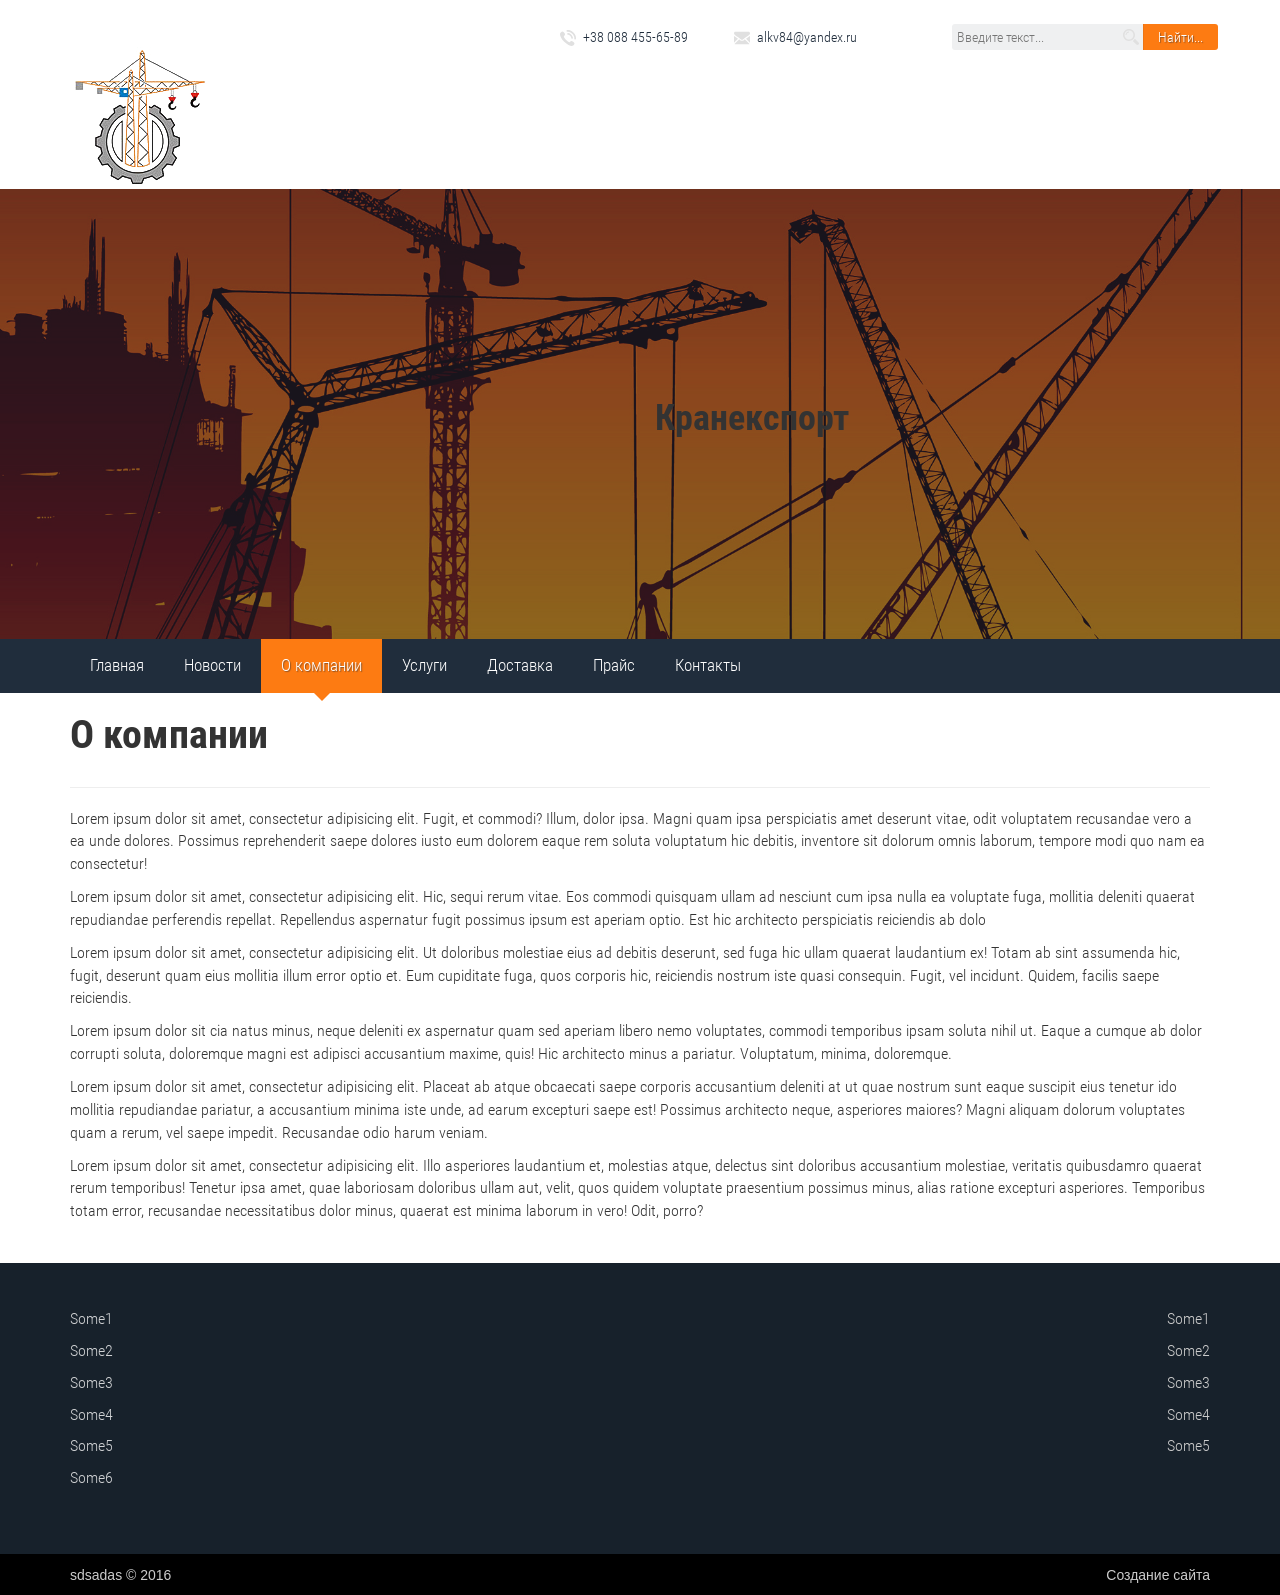
<file: app/index.html>
<!DOCTYPE html>
<html lang="ru">
<head>
  <meta charset="UTF-8">
  <meta http-equiv="X-UA-Compatible" content="IE=edge">
  <meta name="viewport" content="width=device-width, initial-scale=1">
  <title>Kran</title>

  <!--[if lt IE 9]>
  <script src="https://oss.maxcdn.com/html5shiv/3.7.2/html5shiv.min.js"></script>
  <script src="https://oss.maxcdn.com/respond/1.4.2/respond.min.js"></script>
  <![endif]-->

  <!-- build:css -->
  <link rel="stylesheet" href="css/libs.css">
  <!-- endbuild -->

  <!-- build:css2 -->
  <link rel="stylesheet" href="css/main.css">
  <!-- endbuild -->

  <script src="js/libs.min.js"></script>
  <!-- build:js -->

  <script src="js/main.js"></script>
  <!-- endbuild -->

</head>
<body>


<header>
  <div class="container">
    <div class="row">
      <div class="col-md-7 col-md-offset-5 top-tel">
        <div class="row">
          <div class="col-md-3">
              <img class="icon" src="img/phone-call.svg">+38 088 455-65-89
          </div>
          <div class="col-md-3">
              <img class="icon" src="img/mail.svg">alkv84@yandex.ru
          </div>
          <div class="col-md-6 align-right">
            <form class="">
                <input type="text" name="search" placeholder="Введите текст...">
                <input type="submit" value="Найти...">
            </form>
          </div>
        </div>
      </div>    
    </div>
  </div>
</header>

<section class="slider">
  <div class="container">
    <div class="row">
      <div class="col-md-3">
        <div class="logo">
          <img src="img/logo.png">
        </div>        
      </div>
    </div>
  </div>
    <div class="slide-img flex" style="background-image: url(img/slide-1.jpg)">
  <div class="owl-carousel">
      <div class="container">
        <div class="row">
          <div class="col-md-6 col-md-offset-6">
            <h1>Кранекспорт</h1>
          </div>
        </div>
      </div>
    </div>
  </div>
</section>

<nav class="top-nav">
  <div class="container">
    <div class="row">
      <div class="col-md-12">
        <ul>
          <li><a href="/index.html">Главная</a></li>
          <li><a href="#">Новости</a></li>
          <li class="current-menu-item"><a href="/about.html">О компании</a></li>
          <li><a href="#">Услуги</a></li>
          <li><a href="#">Доставка</a></li>
          <li><a href="#">Прайс</a></li>
          <li><a href="#">Контакты</a></li>
        </ul>
      </div>
    </div>
  </div>
</nav>

<section class="body">
  <div class="container">
    <div class="row">
      <content class="col-md-12">
        <h1>О компании</h1>
        <hr>
        <p>Lorem ipsum dolor sit amet, consectetur adipisicing elit. Fugit, et commodi? Illum, dolor ipsa. Magni quam ipsa perspiciatis amet deserunt vitae, odit voluptatem recusandae vero a ea unde dolores. Possimus reprehenderit saepe dolores iusto eum dolorem eaque rem soluta voluptatum hic debitis, inventore sit dolorum omnis laborum, tempore modi quo nam ea consectetur! </p>
        <p>Lorem ipsum dolor sit amet, consectetur adipisicing elit. Hic, sequi rerum vitae. Eos commodi quisquam ullam ad nesciunt cum ipsa nulla ea voluptate fuga, mollitia deleniti quaerat repudiandae perferendis repellat. Repellendus aspernatur fugit possimus ipsum est aperiam optio. Est hic architecto perspiciatis reiciendis ab dolo</p>
        <p>Lorem ipsum dolor sit amet, consectetur adipisicing elit. Ut doloribus molestiae eius ad debitis deserunt, sed fuga hic ullam quaerat laudantium ex! Totam ab sint assumenda hic, fugit, deserunt quam eius mollitia illum error optio et. Eum cupiditate fuga, quos corporis hic, reiciendis nostrum iste quasi consequin. Fugit, vel incidunt. Quidem, facilis saepe reiciendis.</p>
        <p>Lorem ipsum dolor sit cia natus minus, neque deleniti ex aspernatur quam sed aperiam libero nemo voluptates, commodi temporibus ipsam soluta nihil ut. Eaque a cumque ab dolor corrupti soluta, doloremque magni est adipisci accusantium maxime, quis! Hic architecto minus a pariatur. Voluptatum, minima, doloremque.</p>
        <p>Lorem ipsum dolor sit amet, consectetur adipisicing elit. Placeat ab atque obcaecati saepe corporis accusantium deleniti at ut quae nostrum sunt eaque suscipit eius tenetur ido mollitia repudiandae pariatur, a accusantium minima iste unde, ad earum excepturi saepe est! Possimus architecto neque, asperiores maiores? Magni aliquam dolorum voluptates quam a rerum, vel saepe impedit. Recusandae odio harum veniam.</p>
        <p>Lorem ipsum dolor sit amet, consectetur adipisicing elit. Illo asperiores laudantium et, molestias atque, delectus sint doloribus accusantium molestiae, veritatis quibusdamro quaerat rerum temporibus! Tenetur ipsa amet, quae laboriosam doloribus ullam aut, velit, quos quidem voluptate praesentium possimus minus, alias ratione excepturi asperiores. Temporibus totam error, recusandae necessitatibus dolor minus, quaerat est minima laborum in vero! Odit, porro?</p>
      </content>
    </div>
  </div>
</section>

<div class="pre-footer">
  <div class="container">
    <div class="row">
      <div class="col-md-6">
        <ul class="footer-menu">
          <li><a href="#">Some1</a></li>
          <li><a href="#">Some2</a></li>
          <li><a href="#">Some3</a></li>
          <li><a href="#">Some4</a></li>
          <li><a href="#">Some5</a></li>
          <li><a href="#">Some6</a></li>
        </ul>
      </div>
      <div class="col-md-6 align-right">
        <p>Some1</p>
        <p>Some2</p>
        <p>Some3</p>
        <p>Some4</p>
        <p>Some5</p>  
      </div>
    </div>
  </div>
</div>

<footer>
  <div class="container">
    <div class="row">
      <div class="col-md-6">sdsadas &copy; 2016</div>
      <div class="col-md-6 align-right">Создание сайта</div>
    </div>
  </div>
</footer>

</body>
</html>
</file>
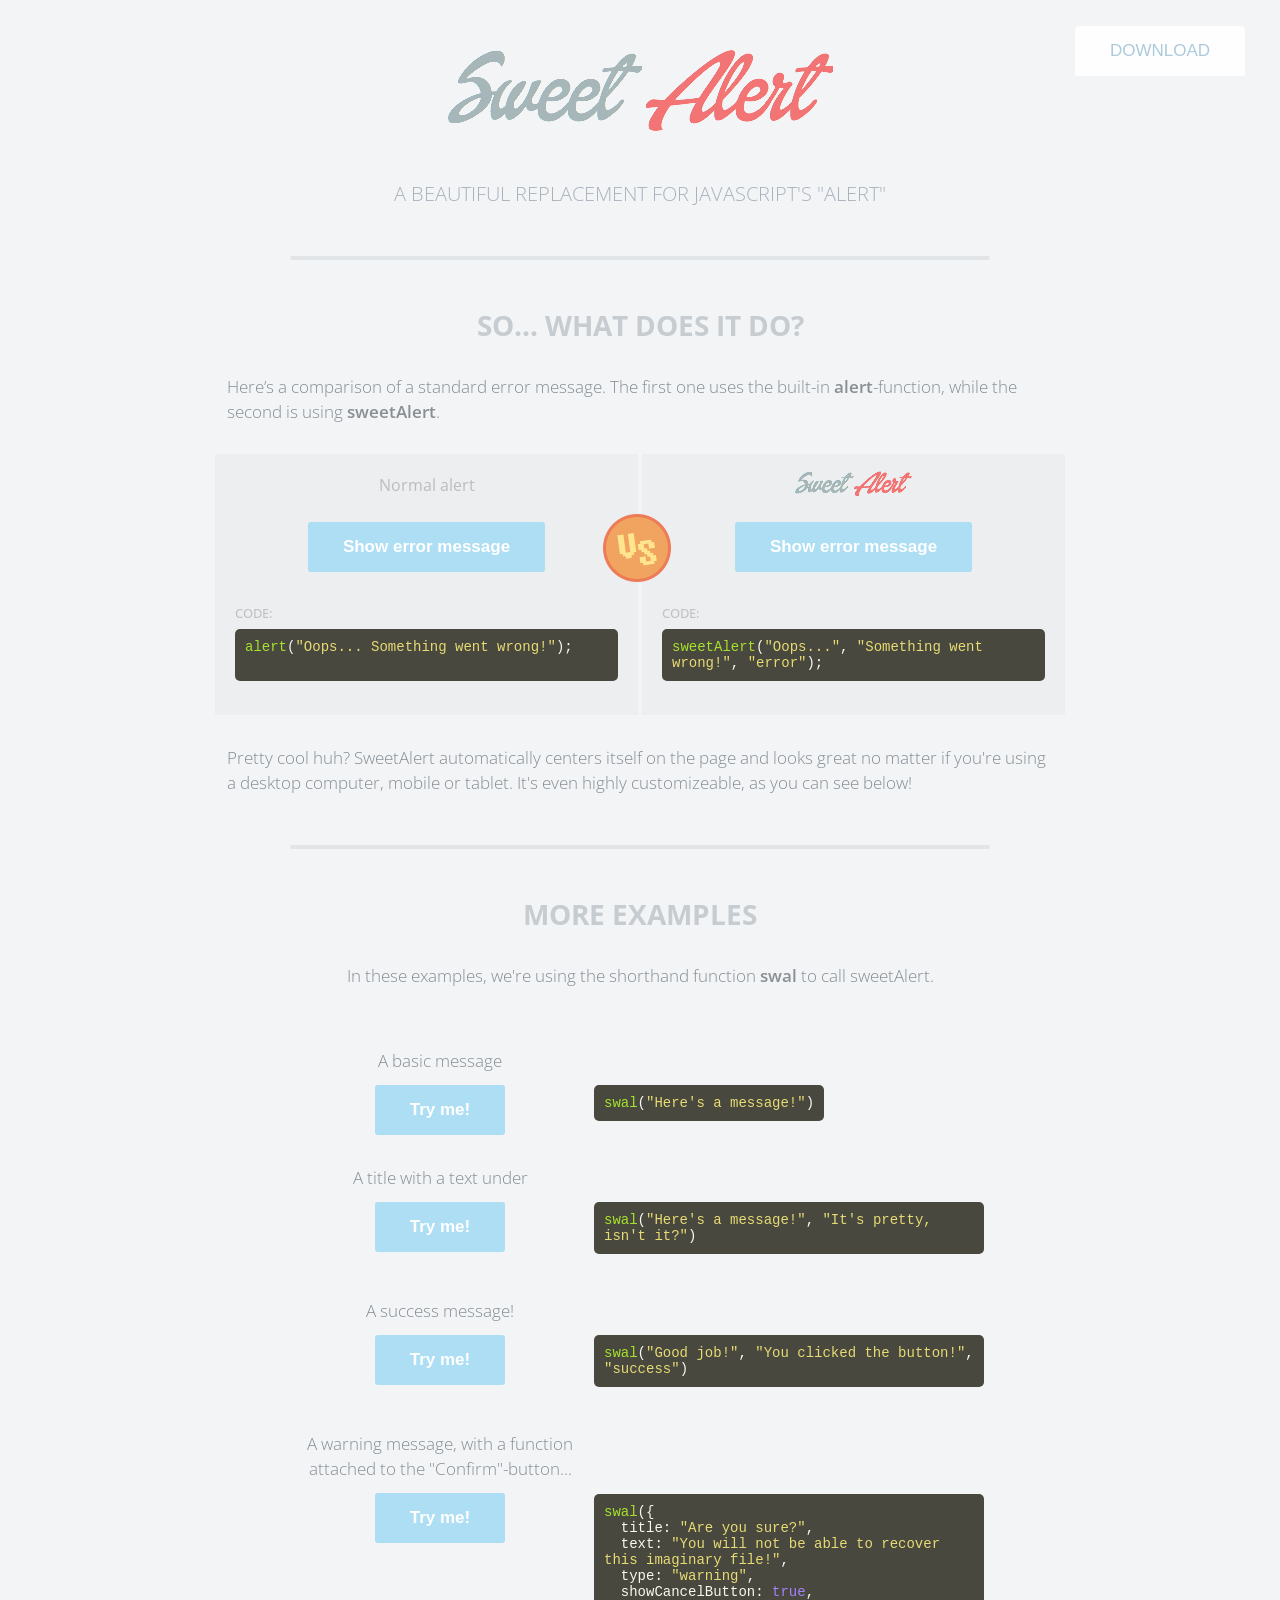
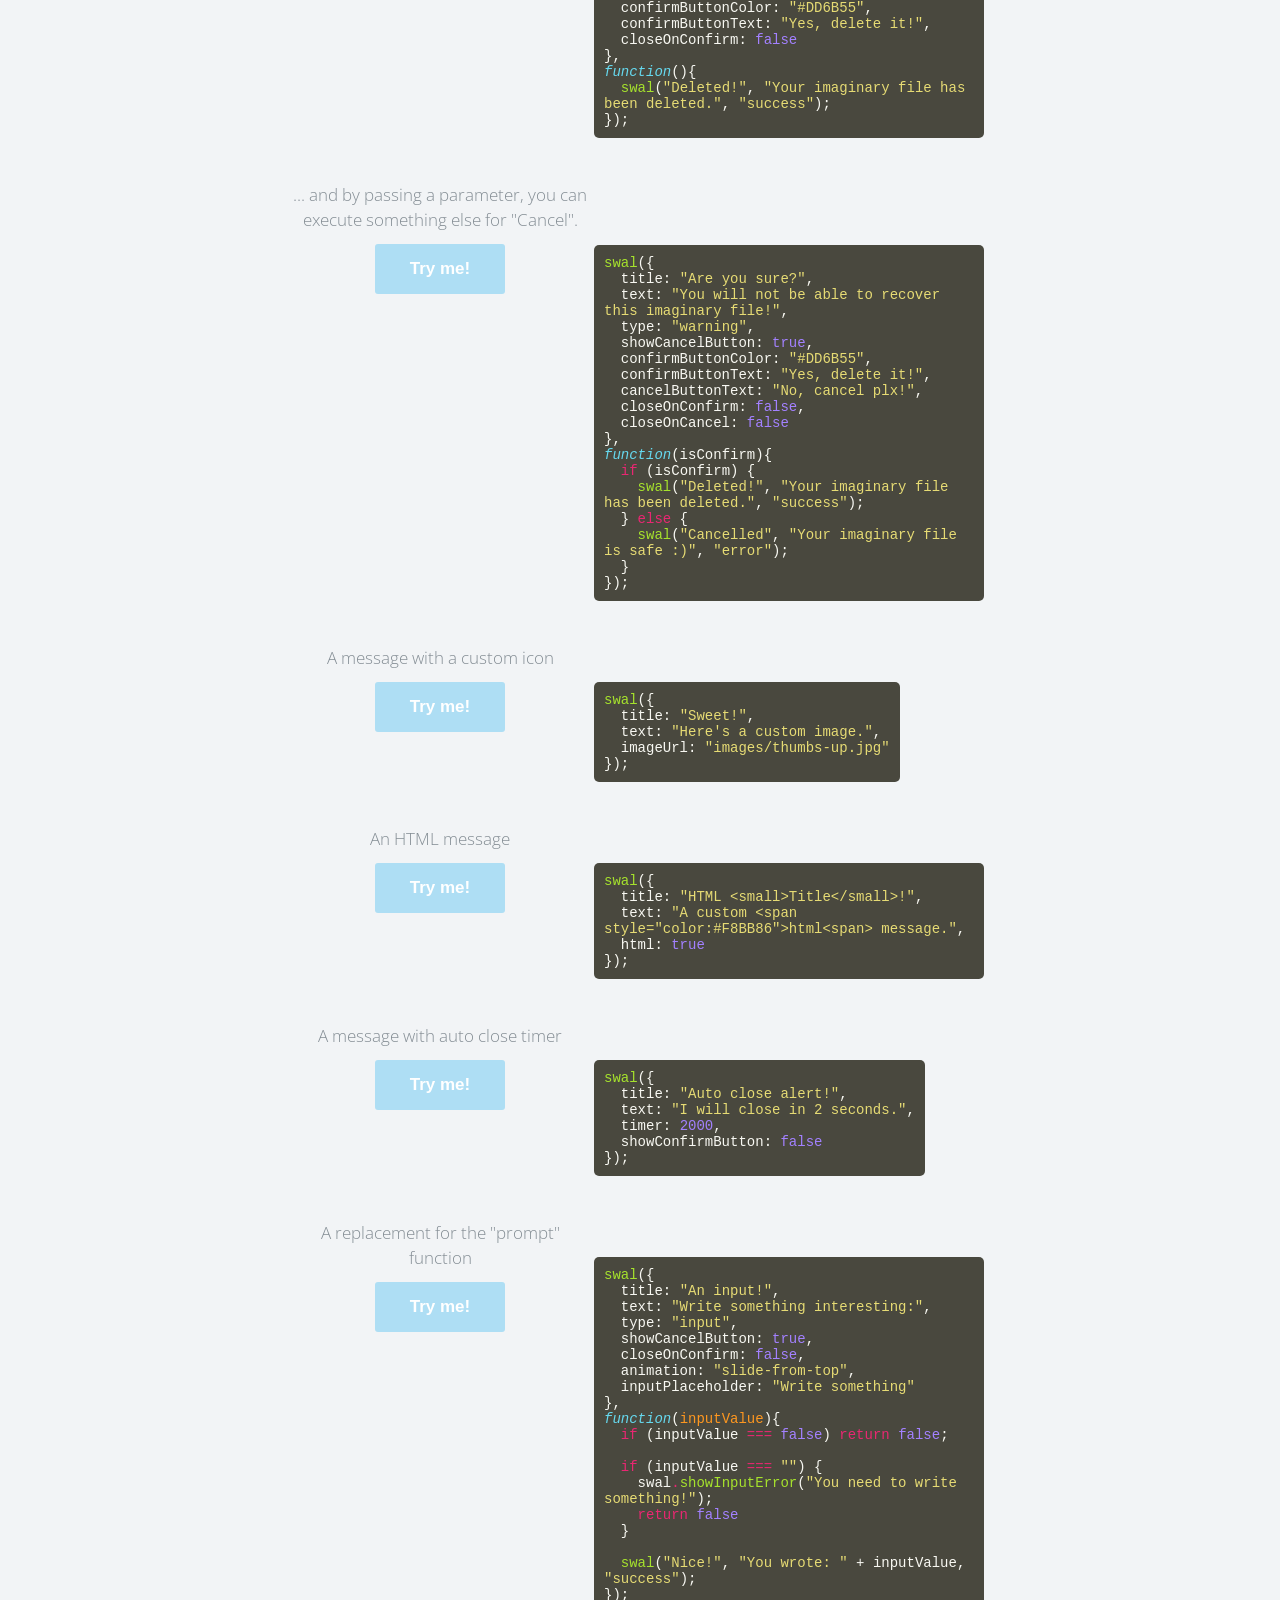
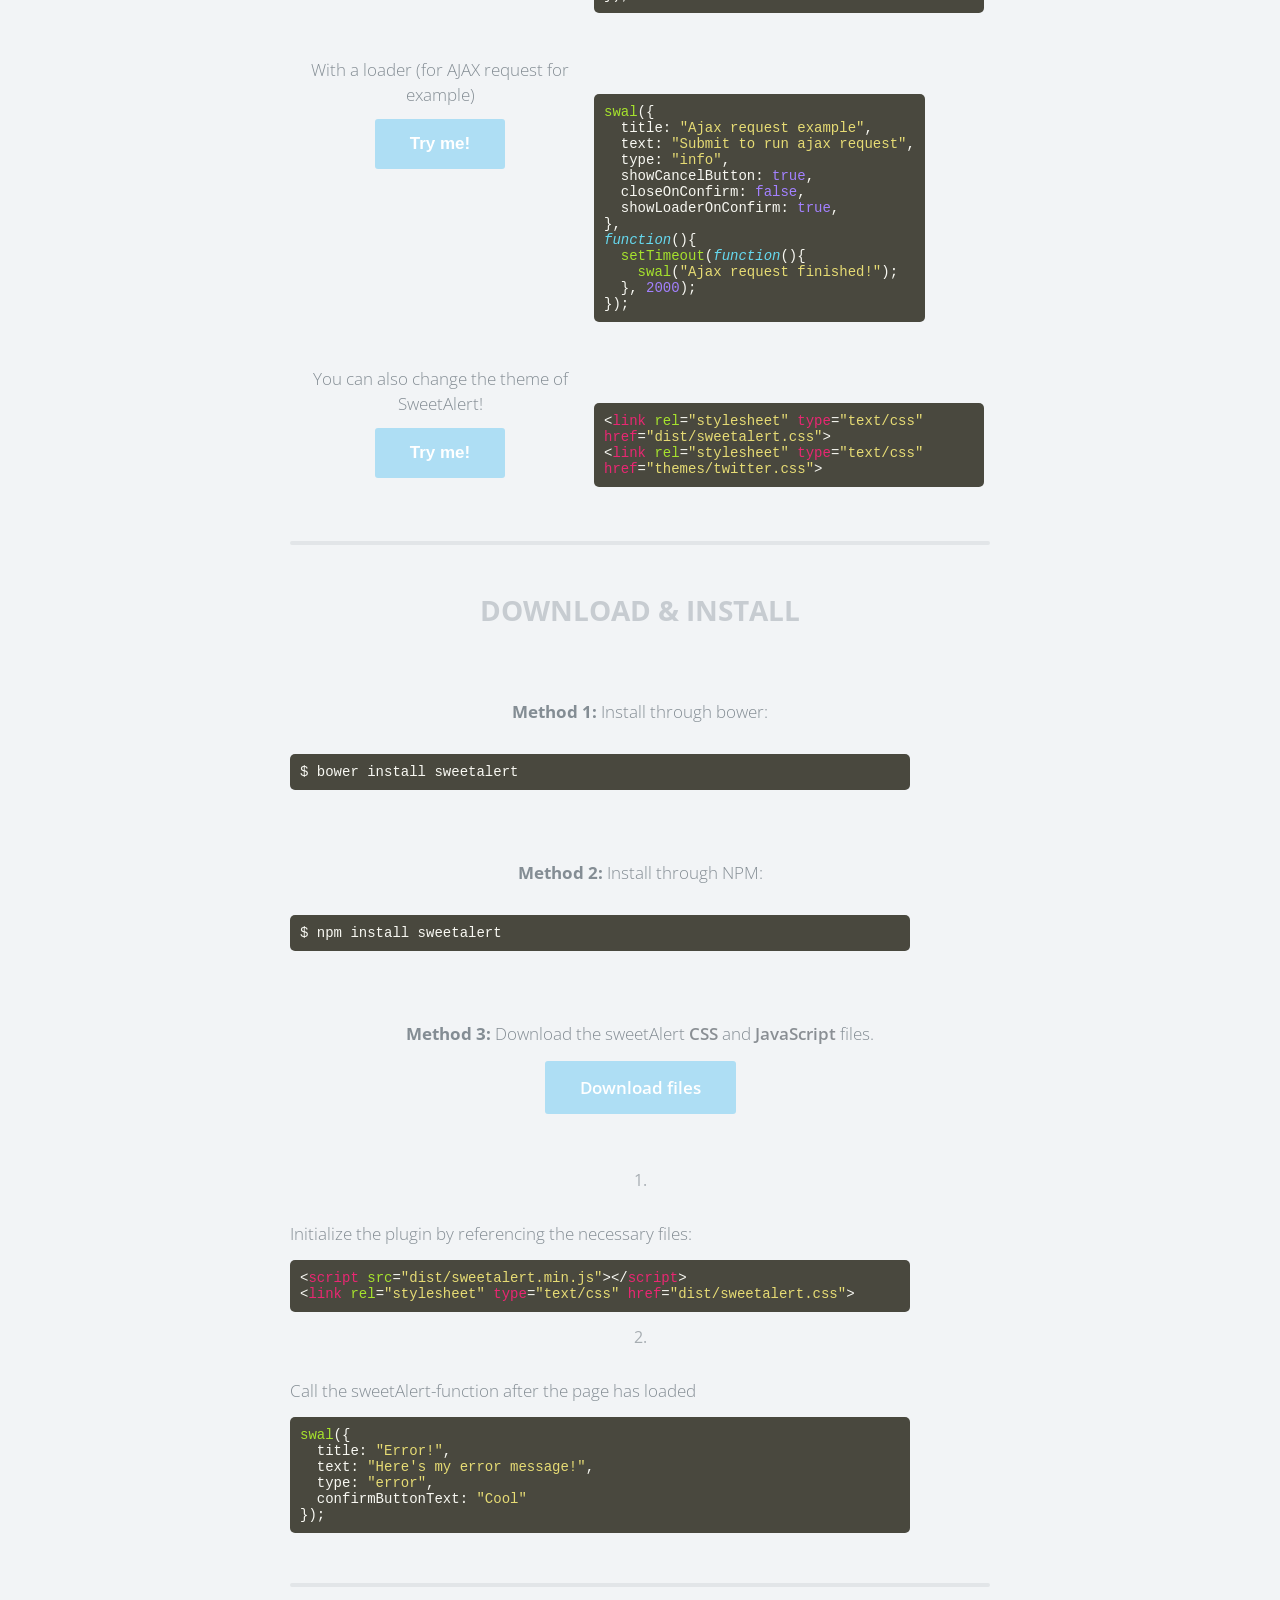
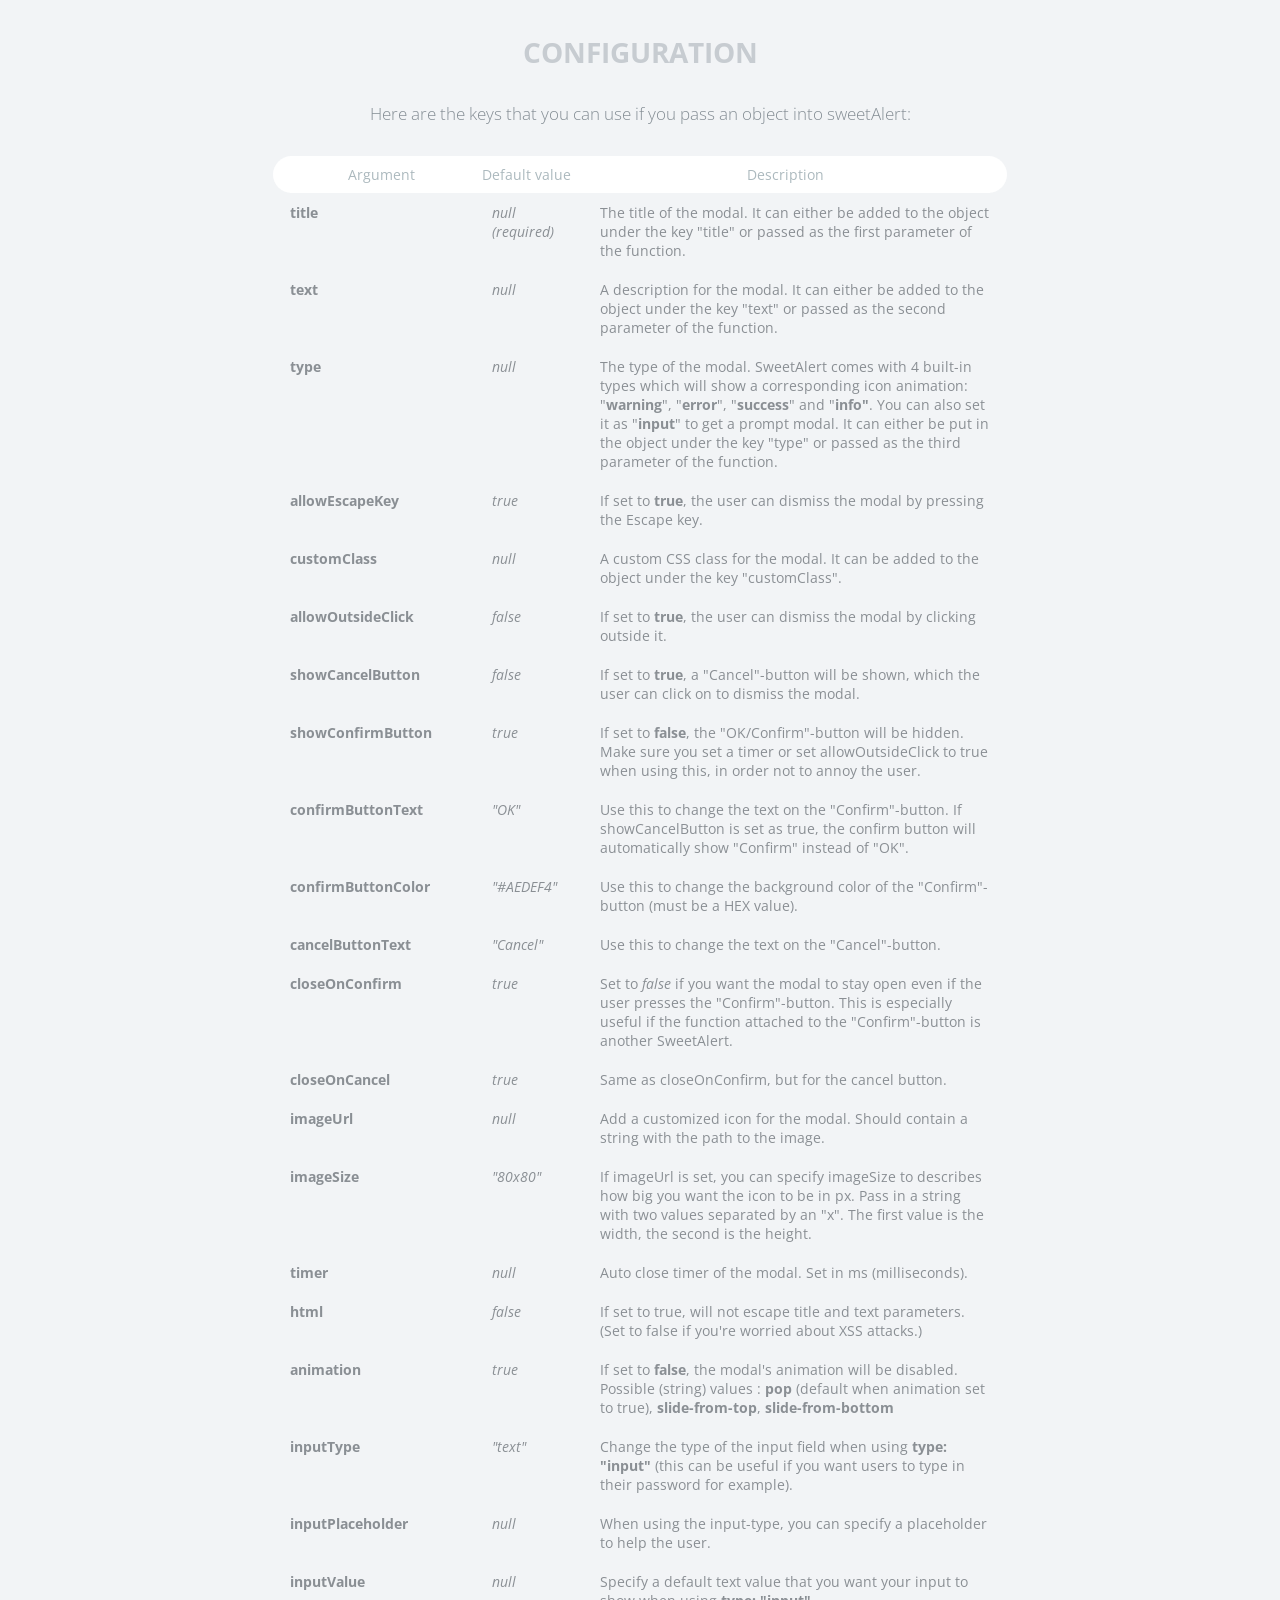
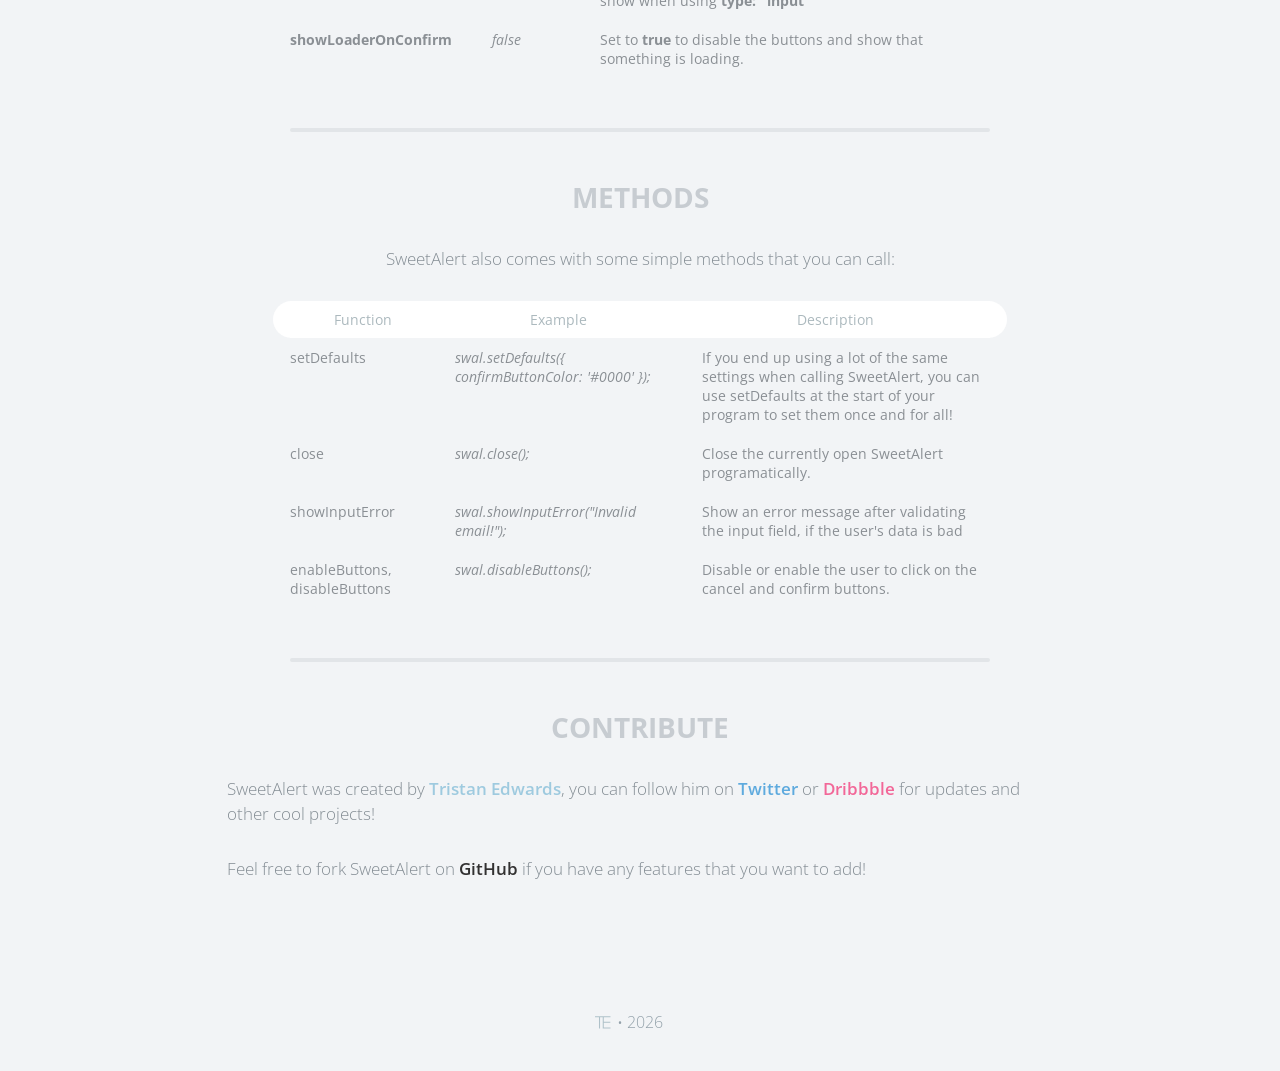
<file: app/libs/sweetalert/index.html>
<!doctype html>

<html>

<head>
  <meta charset="utf-8">
  <meta name="viewport" content="width=device-width, initial-scale=1, maximum-scale=1, user-scalable=0" />
  <title>SweetAlert</title>

  <link rel="stylesheet" href="example/example.css">
  <script src="https://code.jquery.com/jquery-2.1.3.min.js"></script>

  <!-- This is what you need -->
  <script src="dist/sweetalert-dev.js"></script>
  <link rel="stylesheet" href="dist/sweetalert.css">
  <!--.......................-->

</head>

<body>

<h1>Sweet Alert</h1>
<h2>A beautiful replacement for JavaScript's "Alert"</h2>
<button class="download">Download</button>

<!-- What does it do? -->
<h3>So... What does it do?</h3>
<p>Here’s a comparison of a standard error message. The first one uses the built-in <strong>alert</strong>-function, while the second is using <strong>sweetAlert</strong>.</p>

<div class="showcase normal">
	<h4>Normal alert</h4>
	<button>Show error message</button>

	<h5>Code:</h5>
	<pre><span class="attr">alert</span>(<span class="str">"Oops... Something went wrong!"</span>);

	</pre>

	<div class="vs-icon"></div>
</div>

<div class="showcase sweet">
	<h4>Sweet Alert</h4>
	<button>Show error message</button>

	<h5>Code:</h5>
	<pre><span class="attr">sweetAlert</span>(<span class="str">"Oops..."</span>, <span class="str">"Something went wrong!"</span>, <span class="str">"error"</span>);</pre>
</div>

<p>Pretty cool huh? SweetAlert automatically centers itself on the page and looks great no matter if you're using a desktop computer, mobile or tablet. It's even highly customizeable, as you can see below!</p>


<!-- Examples -->
<h3>More examples</h3>

<p class="center">In these examples, we're using the shorthand function <strong>swal</strong> to call sweetAlert.</p>

<ul class="examples">

	<li class="message">
		<div class="ui">
			<p>A basic message</p>
			<button>Try me!</button>
		</div>
		<pre><span class="attr">swal</span>(<span class="str">"Here's a message!"</span>)</pre>
	</li>

	<li class="title-text">
		<div class="ui">
			<p>A title with a text under</p>
			<button>Try me!</button>
		</div>
		<pre><span class="attr">swal</span>(<span class="str">"Here's a message!"</span>, <span class="str">"It's pretty, isn't it?"</span>)</pre>
	</li>

	<li class="success">
		<div class="ui">
			<p>A success message!</p>
			<button>Try me!</button>
		</div>
		<pre><span class="attr">swal</span>(<span class="str">"Good job!"</span>, <span class="str">"You clicked the button!"</span>, <span class="str">"success"</span>)</pre>
	</li>

	<li class="warning confirm">
		<div class="ui">
			<p>A warning message, with a function attached to the "Confirm"-button...</p>
			<button>Try me!</button>
		</div>
		<pre><span class="attr">swal</span>({
&nbsp;&nbsp;title: <span class="str">"Are you sure?"</span>,
&nbsp;&nbsp;text: <span class="str">"You will not be able to recover this imaginary file!"</span>,
&nbsp;&nbsp;type: <span class="str">"warning"</span>,
&nbsp;&nbsp;showCancelButton: <span class="val">true</span>,
&nbsp;&nbsp;confirmButtonColor: <span class="str">"#DD6B55"</span>,
&nbsp;&nbsp;confirmButtonText: <span class="str">"Yes, delete it!"</span>,
&nbsp;&nbsp;closeOnConfirm: <span class="val">false</span>
},
<span class="func"><i>function</i></span>(){
&nbsp;&nbsp;<span class="attr">swal</span>(<span class="str">"Deleted!"</span>, <span class="str">"Your imaginary file has been deleted."</span>, <span class="str">"success"</span>);
});</pre>
	</li>

	<li class="warning cancel">
		<div class="ui">
			<p>... and by passing a parameter, you can execute something else for "Cancel".</p>
			<button>Try me!</button>
		</div>
		<pre><span class="attr">swal</span>({
&nbsp;&nbsp;title: <span class="str">"Are you sure?"</span>,
&nbsp;&nbsp;text: <span class="str">"You will not be able to recover this imaginary file!"</span>,
&nbsp;&nbsp;type: <span class="str">"warning"</span>,
&nbsp;&nbsp;showCancelButton: <span class="val">true</span>,
&nbsp;&nbsp;confirmButtonColor: <span class="str">"#DD6B55"</span>,
&nbsp;&nbsp;confirmButtonText: <span class="str">"Yes, delete it!"</span>,
&nbsp;&nbsp;cancelButtonText: <span class="str">"No, cancel plx!"</span>,
&nbsp;&nbsp;closeOnConfirm: <span class="val">false</span>,
&nbsp;&nbsp;closeOnCancel: <span class="val">false</span>
},
<span class="func"><i>function</i></span>(isConfirm){
&nbsp;&nbsp;<span class="tag">if</span> (isConfirm) {
&nbsp;&nbsp;&nbsp;&nbsp;<span class="attr">swal</span>(<span class="str">"Deleted!"</span>, <span class="str">"Your imaginary file has been deleted."</span>, <span class="str">"success"</span>);
&nbsp;&nbsp;} <span class="tag">else</span> {
	&nbsp;&nbsp;&nbsp;&nbsp;<span class="attr">swal</span>(<span class="str">"Cancelled"</span>, <span class="str">"Your imaginary file is safe :)"</span>, <span class="str">"error"</span>);
&nbsp;&nbsp;}
});</pre>
	</li>

	<li class="custom-icon">
		<div class="ui">
			<p>A message with a custom icon</p>
			<button>Try me!</button>
		</div>
		<pre><span class="attr">swal</span>({
&nbsp;&nbsp;title: <span class="str">"Sweet!"</span>,
&nbsp;&nbsp;text: <span class="str">"Here's a custom image."</span>,
&nbsp;&nbsp;imageUrl: <span class="str">"images/thumbs-up.jpg"</span>
});</pre>
	</li>

	<li class="message-html">
		<div class="ui">
			<p>An HTML message</p>
			<button>Try me!</button>
		</div>
		<pre><span class="attr">swal</span>({
&nbsp;&nbsp;title: <span class="str">"HTML &lt;small&gt;Title&lt;/small&gt;!"</span>,
&nbsp;&nbsp;text: <span class="str">"A custom &lt;span style="color:#F8BB86"&gt;html&lt;span&gt; message."</span>,
&nbsp;&nbsp;html: <span class="val">true</span>
});</pre>
	</li>

	<li class="timer">
		<div class="ui">
			<p>A message with auto close timer</p>
			<button>Try me!</button>
		</div>
		<pre><span class="attr">swal</span>({
&nbsp;&nbsp;title: <span class="str">"Auto close alert!"</span>,
&nbsp;&nbsp;text: <span class="str">"I will close in 2 seconds."</span>,
&nbsp;&nbsp;timer: <span class="val">2000</span>,
&nbsp;&nbsp;showConfirmButton: <span class="val">false</span>
});</pre>
	</li>


	<li class="input">
		<div class="ui">
			<p>A replacement for the "prompt" function</p>
			<button>Try me!</button>
		</div>
		<pre><span class="attr">swal</span>({
&nbsp;&nbsp;title: <span class="str">"An input!"</span>,
&nbsp;&nbsp;text: <span class="str">"Write something interesting:"</span>,
&nbsp;&nbsp;type: <span class="str">"input"</span>,
&nbsp;&nbsp;showCancelButton: <span class="val">true</span>,
&nbsp;&nbsp;closeOnConfirm: <span class="val">false</span>,
&nbsp;&nbsp;animation: <span class="str">"slide-from-top"</span>,
&nbsp;&nbsp;inputPlaceholder: <span class="str">"Write something"</span>
},
<span class="func"><i>function</i></span>(<span class="arg">inputValue</span>){
&nbsp;&nbsp;<span class="tag">if</span> (inputValue <span class="tag">===</span> <span class="val">false</span>) <span class="tag">return</span> <span class="val">false</span>;
&nbsp;&nbsp;
&nbsp;&nbsp;<span class="tag">if</span> (inputValue <span class="tag">===</span> <span class="str">""</span>) {
&nbsp;&nbsp;&nbsp;&nbsp;swal<span class="tag">.</span><span class="attr">showInputError</span>(<span class="str">"You need to write something!"</span>);
&nbsp;&nbsp;&nbsp;&nbsp;<span class="tag">return</span> <span class="val">false</span>
&nbsp;&nbsp;}
&nbsp;&nbsp;
&nbsp;&nbsp;<span class="attr">swal</span>(<span class="str">"Nice!"</span>, <span class="str">"You wrote: "</span> + inputValue, <span class="str">"success"</span>);
});</pre>
	</li>

  <li class="ajax">
    <div class="ui">
			<p>With a loader (for AJAX request for example)</p>
			<button>Try me!</button>
		</div>
		<pre><span class="attr">swal</span>({
&nbsp;&nbsp;title: <span class="str">"Ajax request example"</span>,
&nbsp;&nbsp;text: <span class="str">"Submit to run ajax request"</span>,
&nbsp;&nbsp;type: <span class="str">"info"</span>,
&nbsp;&nbsp;showCancelButton: <span class="val">true</span>,
&nbsp;&nbsp;closeOnConfirm: <span class="val">false</span>,
&nbsp;&nbsp;showLoaderOnConfirm: <span class="val">true</span>,
},
<span class="func"><i>function</i></span>(){
&nbsp;&nbsp;<span class="attr">setTimeout</span>(<span class="func"><i>function</i></span>(){
&nbsp;&nbsp;&nbsp;&nbsp;<span class="attr">swal</span>(<span class="str">"Ajax request finished!"</span>);
&nbsp;&nbsp;}, <span class="val">2000</span>);
});</pre>
	</li>

	<li class="theme">
		<div class="ui">
			<p>You can also change the theme of SweetAlert!</p>
			<button>Try me!</button>
		</div>
		<pre>&lt;<span class="tag">link</span> <span class="attr">rel</span>=<span class="str">"stylesheet"</span> <span class="tag">type</span>=<span class="str">"text/css"</span> <span class="tag">href</span>=<span class="str">"dist/sweetalert.css"</span>&gt;
			&lt;<span class="tag">link</span> <span class="attr">rel</span>=<span class="str">"stylesheet"</span> <span class="tag">type</span>=<span class="str">"text/css"</span> <span class="tag">href</span>=<span class="str">"themes/twitter.css"</span>&gt;</pre>
	</li>

</ul>


<!-- Download & Install -->
<h3 id="download-section">Download & install</h3>

<div class="center-container">
	<p class="center"><b>Method 1:</b> Install through bower:</p>
	<pre class="center">$ bower install sweetalert</pre>
</div>

<div class="center-container">
	<p class="center"><b>Method 2:</b> Install through NPM:</p>
	<pre class="center">$ npm install sweetalert</pre>
</div>

<p class="center"><b>Method 3:</b> Download the sweetAlert <strong>CSS</strong> and <strong>JavaScript</strong> files.</p>

<a class="button" href="https://github.com/t4t5/sweetalert/archive/master.zip" download>Download files</a>

<ol>
	<li>
		<p>Initialize the plugin by referencing the necessary files:</p>
		<pre>&lt;<span class="tag">script</span> <span class="attr">src</span>=<span class="str">"dist/sweetalert.min.js"</span>&gt;&lt;/<span class="tag">script</span>&gt;
&lt;<span class="tag">link</span> <span class="attr">rel</span>=<span class="str">"stylesheet"</span> <span class="tag">type</span>=<span class="str">"text/css"</span> <span class="tag">href</span>=<span class="str">"dist/sweetalert.css"</span>&gt;</pre>
	</li>

	<li>
		<p>Call the sweetAlert-function after the page has loaded</p>
		<pre><span class="attr">swal</span>({
&nbsp;&nbsp;title: <span class="str">"Error!"</span>,
&nbsp;&nbsp;text: <span class="str">"Here's my error message!"</span>,
&nbsp;&nbsp;type: <span class="str">"error"</span>,
&nbsp;&nbsp;confirmButtonText: <span class="str">"Cool"</span>
});
</pre>
	</li>
</ol>



<!-- Configuration -->
<h3>Configuration</h3>

<p class="center">Here are the keys that you can use if you pass an object into sweetAlert:</p>

<table>
	<tr class="titles">
		<th>
			<div class="border-left"></div>
			Argument
		</th>
		<th>Default value</th>
		<th>
			<div class="border-right"></div>
			Description
		</th>
	</tr>
	<tr>
		<td><b>title</b></td>
		<td><i>null (required)</i></td>
		<td>The title of the modal. It can either be added to the object under the key "title" or passed as the first parameter of the function.</td>
	</tr>
	<tr>
		<td><b>text</b></td>
		<td><i>null</i></td>
		<td>A description for the modal. It can either be added to the object under the key "text" or passed as the second parameter of the function.</td>
	</tr>
	<tr>
		<td><b>type</b></td>
		<td><i>null</i></td>
		<td>The type of the modal. SweetAlert comes with 4 built-in types which will show a corresponding icon animation: "<strong>warning</strong>", "<strong>error</strong>", "<strong>success</strong>" and "<strong>info"</strong>. You can also set it as "<strong>input</strong>" to get a prompt modal. It can either be put in the object under the key "type" or passed as the third parameter of the function.</td>
	</tr>
    <tr>
      <td><b>allowEscapeKey</b></td>
      <td><i>true</i></td>
      <td>If set to <strong>true</strong>, the user can dismiss the modal by pressing the Escape key.</td>
    </tr>
	<tr>
		<td><b>customClass</b></td>
		<td><i>null</i></td>
		<td>A custom CSS class for the modal. It can be added to the object under the key "customClass".</td>
	</tr>
	<tr>
		<td><b>allowOutsideClick</b></td>
		<td><i>false</i></td>
		<td>If set to <strong>true</strong>, the user can dismiss the modal by clicking outside it.</td>
	</tr>
	<tr>
		<td><b>showCancelButton</b></td>
		<td><i>false</i></td>
		<td>If set to <strong>true</strong>, a "Cancel"-button will be shown, which the user can click on to dismiss the modal.</td>
	</tr>
	<tr>
		<td><b>showConfirmButton</b></td>
		<td><i>true</i></td>
		<td>If set to <strong>false</strong>, the "OK/Confirm"-button will be hidden. Make sure you set a timer or set allowOutsideClick to true when using this, in order not to annoy the user.</td>
	</tr>
	<tr>
		<td><b>confirmButtonText</b></td>
		<td><i>"OK"</i></td>
		<td>Use this to change the text on the "Confirm"-button. If showCancelButton is set as true, the confirm button will automatically show "Confirm" instead of "OK".</td>
	</tr>
	<tr>
		<td><b>confirmButtonColor</b></td>
		<td><i>"#AEDEF4"</i></td>
		<td>Use this to change the background color of the "Confirm"-button (must be a HEX value).</td>
	</tr>
	<tr>
		<td><b>cancelButtonText</b></td>
		<td><i>"Cancel"</i></td>
		<td>Use this to change the text on the "Cancel"-button.</td>
	</tr>
	<tr>
		<td><b>closeOnConfirm</b></td>
		<td><i>true</i></td>
		<td>Set to <i>false</i> if you want the modal to stay open even if the user presses the "Confirm"-button. This is especially useful if the function attached to the "Confirm"-button is another SweetAlert.</td>
	</tr>
	<tr>
		<td><b>closeOnCancel</b></td>
		<td><i>true</i></td>
		<td>Same as closeOnConfirm, but for the cancel button.</td>
	</tr>
	<tr>
		<td><b>imageUrl</b></td>
		<td><i>null</i></td>
		<td>Add a customized icon for the modal. Should contain a string with the path to the image.</td>
	</tr>
	<tr>
		<td><b>imageSize</b></td>
		<td><i>"80x80"</i></td>
		<td>If imageUrl is set, you can specify imageSize to describes how big you want the icon to be in px. Pass in a string with two values separated by an "x". The first value is the width, the second is the height.</td>
	</tr>
	<tr>
		<td><b>timer</b></td>
		<td><i>null</i></td>
		<td>Auto close timer of the modal. Set in ms (milliseconds).</td>
	</tr>
	<tr>
		<td><b>html</b></td>
		<td><i>false</i></td>
		<td>If set to true, will not escape title and text parameters. (Set to false if you're worried about XSS attacks.)</td>
	</tr>
	<tr>
		<td><b>animation</b></td>
		<td><i>true</i></td>
		<td>If set to <strong>false</strong>, the modal's animation will be disabled. Possible (string) values : <strong>pop</strong> (default when animation set to true), <strong>slide-from-top</strong>, <strong>slide-from-bottom</strong></td>
	</tr>
	<tr>
		<td><b>inputType</b></td>
		<td><i>"text"</i></td>
		<td>Change the type of the input field when using <strong>type: "input"</strong> (this can be useful if you want users to type in their password for example).</td>
	</tr>
	<tr>
		<td><b>inputPlaceholder</b></td>
		<td><i>null</i></td>
		<td>When using the input-type, you can specify a placeholder to help the user.</td>
	</tr>
	<tr>
		<td><b>inputValue</b></td>
		<td><i>null</i></td>
		<td>Specify a default text value that you want your input to show when using <strong>type: "input"</strong></td>
	</tr>
	<tr>
		<td><b>showLoaderOnConfirm</b></td>
		<td><i>false</i></td>
    <td>Set to <strong>true</strong> to disable the buttons and show that something is loading.</td>
	</tr>
</table>


<!-- Methods -->
<h3>Methods</h3>

<p class="center">SweetAlert also comes with some simple methods that you can call:</p>

<table>
	<tr class="titles">
		<th>
			<div class="border-left"></div>
			Function
		</th>
		<th>Example</th>
		<th>
			<div class="border-right"></div>
			Description
		</th>
	</tr>
	<tr>
		<td>setDefaults</td>
		<td><i>swal.setDefaults({ confirmButtonColor: '#0000' });</i></td>
		<td>If you end up using a lot of the same settings when calling SweetAlert, you can use setDefaults at the start of your program to set them once and for all!</td>
	</tr>
	<tr>
		<td>close</td>
		<td><i>swal.close();</i></td>
		<td>Close the currently open SweetAlert programatically.</td>
	</tr>
	<tr>
		<td>showInputError</td>
		<td><i>swal.showInputError("Invalid email!");</i></td>
		<td>Show an error message after validating the input field, if the user's data is bad</td>
	</tr>
	<tr>
		<td>enableButtons, disableButtons</td>
		<td><i>swal.disableButtons();</i></td>
		<td>Disable or enable the user to click on the cancel and confirm buttons.</td>
	</tr>
</table>



<!-- Contribute -->
<h3>Contribute</h3>
<p>SweetAlert was created by <a href="http://tristanedwards.me" target="_blank">Tristan Edwards</a>, you can follow him on <a href="https://twitter.com/t4t5" target="_blank" class="twitter">Twitter</a> or <a href="https://dribbble.com/tristanedwards" target="_blank" class="dribbble">Dribbble</a> for updates and other cool projects!</p>
<p>Feel free to fork SweetAlert on <a href="https://github.com/t4t5/sweetalert" class="github">GitHub</a> if you have any features that you want to add!</p>


<footer>
	<span class="te-logo">TE</span> • <script>document.write(new Date().getFullYear())</script>
</footer>


<script>

document.querySelector('button.download').onclick = function(){
	$("html, body").animate({ scrollTop: $("#download-section").offset().top }, 1000);
};

document.querySelector('.showcase.normal button').onclick = function(){
	alert("Oops... Something went wrong!");
};

document.querySelector('.showcase.sweet button').onclick = function(){
	swal("Oops...", "Something went wrong!", "error");
};

document.querySelector('ul.examples li.message button').onclick = function(){
	swal("Here's a message!");
};

document.querySelector('ul.examples li.timer button').onclick = function(){
	swal({
		title: "Auto close alert!",
		text: "I will close in 2 seconds.",
		timer: 2000,
		showConfirmButton: false
	});
};

document.querySelector('ul.examples li.title-text button').onclick = function(){
	swal("Here's a message!", "It's pretty, isn't it?");
};

document.querySelector('ul.examples li.success button').onclick = function(){
	swal("Good job!", "You clicked the button!", "success");
};

document.querySelector('ul.examples li.warning.confirm button').onclick = function(){
	swal({
		title: "Are you sure?",
		text: "You will not be able to recover this imaginary file!",
		type: "warning",
		showCancelButton: true,
		confirmButtonColor: '#DD6B55',
		confirmButtonText: 'Yes, delete it!',
		closeOnConfirm: false
	},
	function(){
		swal("Deleted!", "Your imaginary file has been deleted!", "success");
	});
};

document.querySelector('ul.examples li.warning.cancel button').onclick = function(){
	swal({
		title: "Are you sure?",
		text: "You will not be able to recover this imaginary file!",
		type: "warning",
		showCancelButton: true,
		confirmButtonColor: '#DD6B55',
		confirmButtonText: 'Yes, delete it!',
		cancelButtonText: "No, cancel plx!",
		closeOnConfirm: false,
		closeOnCancel: false
	},
	function(isConfirm){
    if (isConfirm){
      swal("Deleted!", "Your imaginary file has been deleted!", "success");
    } else {
      swal("Cancelled", "Your imaginary file is safe :)", "error");
    }
	});
};

document.querySelector('ul.examples li.custom-icon button').onclick = function(){
	swal({
		title: "Sweet!",
		text: "Here's a custom image.",
		imageUrl: 'example/images/thumbs-up.jpg'
	});
};

document.querySelector('ul.examples li.message-html button').onclick = function(){
	swal({
		title: "HTML <small>Title</small>!",
		text: 'A custom <span style="color:#F8BB86">html<span> message.',
		html: true
	});
};

document.querySelector('ul.examples li.input button').onclick = function(){
	swal({
		title: "An input!",
		text: 'Write something interesting:',
		type: 'input',
		showCancelButton: true,
		closeOnConfirm: false,
		animation: "slide-from-top",
		inputPlaceholder: "Write something",
	},
	function(inputValue){
		if (inputValue === false) return false;

		if (inputValue === "") {
			swal.showInputError("You need to write something!");
			return false;
		}
    
		swal("Nice!", 'You wrote: ' + inputValue, "success");

	});
};

document.querySelector('ul.examples li.theme button').onclick = function() {
	swal({
		title: "Themes!",
		text: "Here's the Twitter theme for SweetAlert!",
		confirmButtonText: "Cool!",
		customClass: 'twitter'
	});
};

document.querySelector('ul.examples li.ajax button').onclick = function() {
  swal({
    title: 'Ajax request example',
    text: 'Submit to run ajax request',
    type: 'info',
    showCancelButton: true,
    closeOnConfirm: false,
    showLoaderOnConfirm: true,
  }, function(){
    setTimeout(function() {
      swal('Ajax request finished!');
    }, 2000);
  });
};

</script>



</body>

</html>
</file>
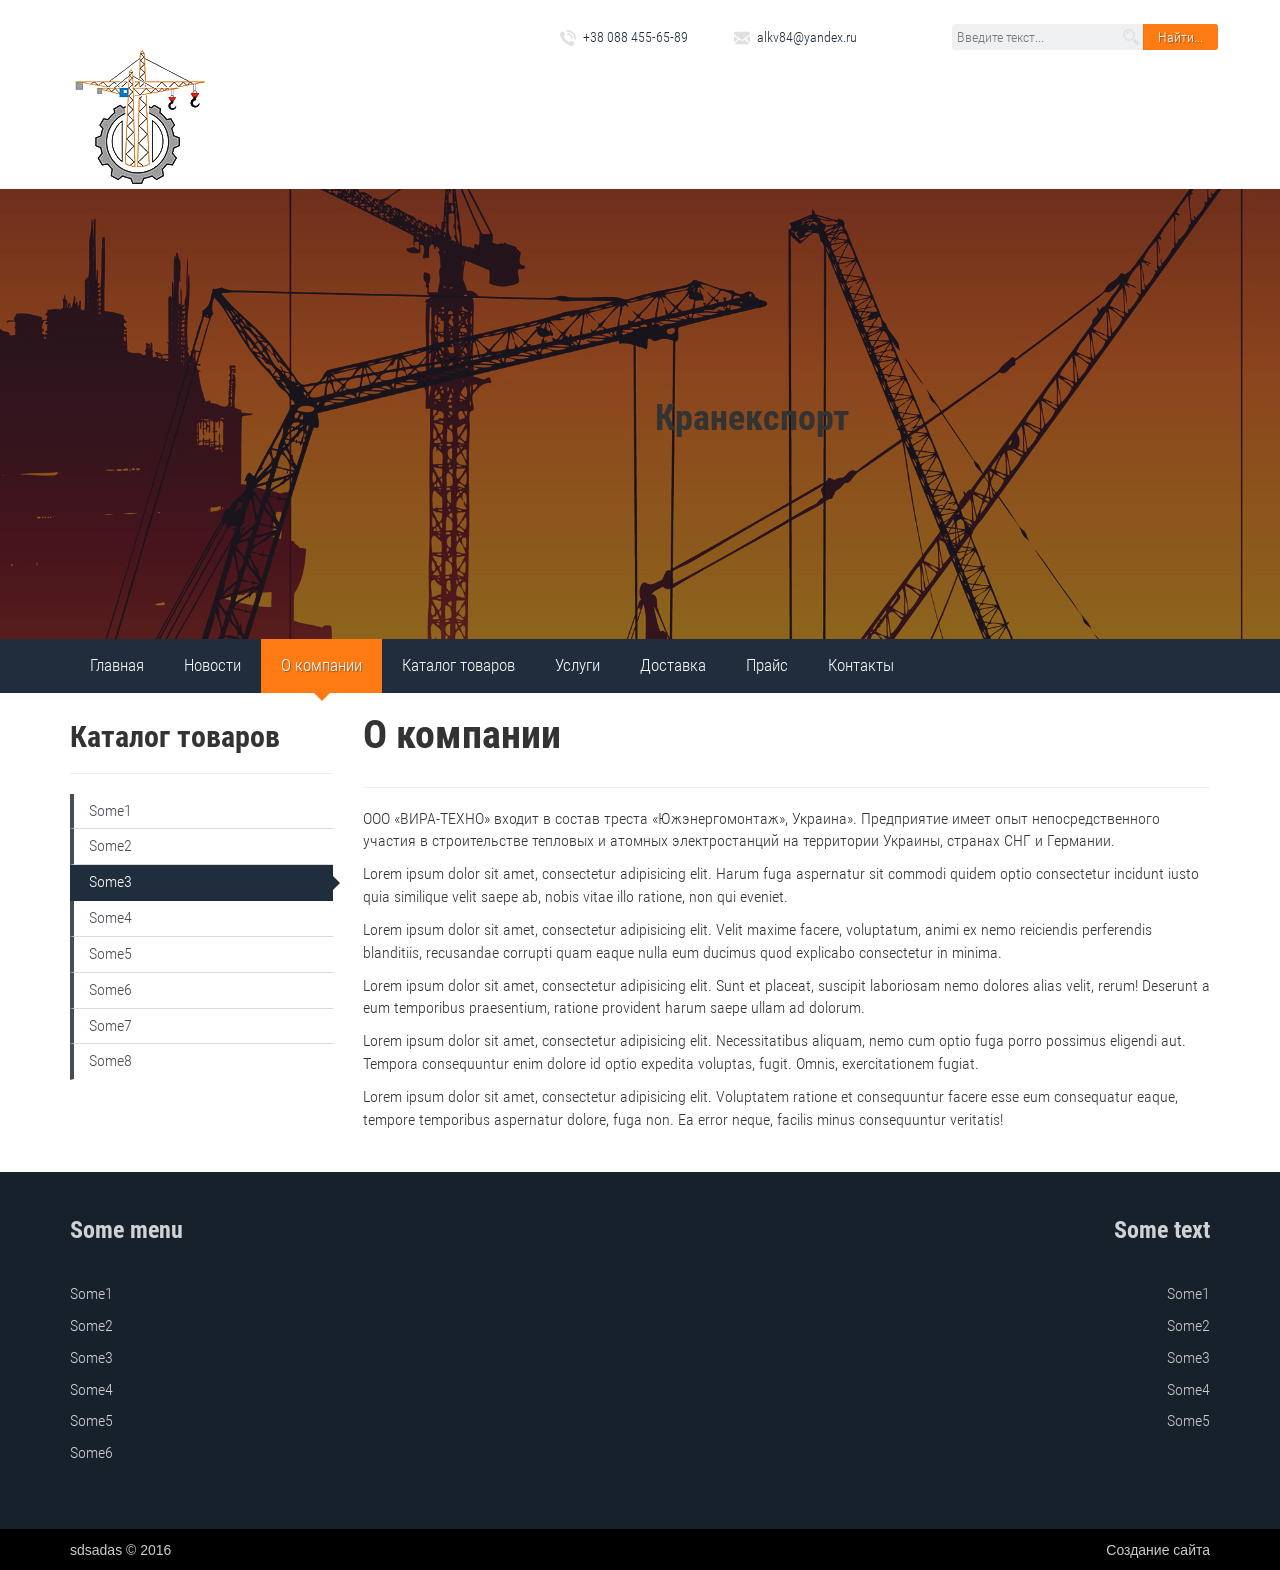
<file: app/about.html>
<!DOCTYPE html>
<html lang="ru">
<head>
  <meta charset="UTF-8">
  <meta http-equiv="X-UA-Compatible" content="IE=edge">
  <meta name="viewport" content="width=device-width, initial-scale=1">
  <title>Kran</title>

  <!--[if lt IE 9]>
  <script src="https://oss.maxcdn.com/html5shiv/3.7.2/html5shiv.min.js"></script>
  <script src="https://oss.maxcdn.com/respond/1.4.2/respond.min.js"></script>
  <![endif]-->

  <!-- build:css -->
  <link rel="stylesheet" href="css/libs.css">
  <!-- endbuild -->

  <!-- build:css2 -->
  <link rel="stylesheet" href="css/main.css">
  <!-- endbuild -->

  <script src="js/libs.min.js"></script>
  <!-- build:js -->

  <script src="js/main.js"></script>
  <!-- endbuild -->

</head>
<body>


<header>
  <div class="container">
    <div class="row">
      <div class="col-md-7 col-md-offset-5 top-tel">
        <div class="row">
          <div class="col-md-3">
              <img class="icon" src="img/phone-call.svg">+38 088 455-65-89
          </div>
          <div class="col-md-3">
              <img class="icon" src="img/mail.svg">alkv84@yandex.ru
          </div>
          <div class="col-md-6 align-right">
            <form class="">
                <input type="text" name="search" placeholder="Введите текст...">
                <input type="submit" value="Найти...">
            </form>
          </div>
        </div>
      </div>    
    </div>
  </div>
</header>

<section class="slider">
  <div class="container">
    <div class="row">
      <div class="col-md-3">
        <div class="logo">
          <img src="img/logo.png">
        </div>        
      </div>
    </div>
  </div>
    <div class="slide-img flex" style="background-image: url(img/slide-1.jpg)">
  <div class="owl-carousel">
      <div class="container">
        <div class="row">
          <div class="col-md-6 col-md-offset-6">
            <h1>Кранекспорт</h1>
          </div>
        </div>
      </div>
    </div>
  </div>
</section>

<nav class="top-nav">
  <div class="container">
    <div class="row">
      <div class="col-md-12">
        <ul>
          <li><a href="/index.html">Главная</a></li>
          <li><a href="#">Новости</a></li>
          <li class="current-menu-item"><a href="/about.html">О компании</a></li>
          <li><a href="#">Каталог товаров</a></li>
          <li><a href="#">Услуги</a></li>
          <li><a href="#">Доставка</a></li>
          <li><a href="#">Прайс</a></li>
          <li><a href="#">Контакты</a></li>
        </ul>
      </div>
    </div>
  </div>
</nav>

<section class="body">
  <div class="container">
    <div class="row">
      <div class="col-md-3">
        <aside>
          <h2 class="like-h1">Каталог товаров</h2>
          <hr>
          <div class="left-menu">
            <ul>
              <li><a href="#">Some1</a></li>
              <li><a href="#">Some2</a></li>
              <li class="current-menu-item"><a href="#">Some3</a></li>
              <li><a href="#">Some4</a></li>
              <li><a href="#">Some5</a></li>
              <li><a href="#">Some6</a></li>
              <li><a href="#">Some7</a></li>
              <li><a href="#">Some8</a></li>
            </ul>            
          </div>
        </aside>
      </div>
      <div class="col-md-9">
        <content>
          <h1>О компании</h1>
          <hr>
          <p>ООО «ВИРА-ТЕХНО»  входит в состав треста «Южэнергомонтаж», Украина». Предприятие имеет опыт непосредственного участия в строительстве тепловых и атомных электростанций на территории Украины, странах СНГ и Германии.</p>
          <p>Lorem ipsum dolor sit amet, consectetur adipisicing elit. Harum fuga aspernatur sit commodi quidem optio consectetur incidunt iusto quia similique velit saepe ab, nobis vitae illo ratione, non qui eveniet.</p>
          <p>Lorem ipsum dolor sit amet, consectetur adipisicing elit. Velit maxime facere, voluptatum, animi ex nemo reiciendis perferendis blanditiis, recusandae corrupti quam eaque nulla eum ducimus quod explicabo consectetur in minima.</p>
          <p>Lorem ipsum dolor sit amet, consectetur adipisicing elit. Sunt et placeat, suscipit laboriosam nemo dolores alias velit, rerum! Deserunt a eum temporibus praesentium, ratione provident harum saepe ullam ad dolorum.</p>
          <p>Lorem ipsum dolor sit amet, consectetur adipisicing elit. Necessitatibus aliquam, nemo cum optio fuga porro possimus eligendi aut. Tempora consequuntur enim dolore id optio expedita voluptas, fugit. Omnis, exercitationem fugiat.</p>
          <p>Lorem ipsum dolor sit amet, consectetur adipisicing elit. Voluptatem ratione et consequuntur facere esse eum consequatur eaque, tempore temporibus aspernatur dolore, fuga non. Ea error neque, facilis minus consequuntur veritatis!</p>
        </content>
      </div>
    </div>
  </div>
</section>

<div class="pre-footer">
  <div class="container">
    <div class="row">
      <div class="col-md-6">
        <h3>Some menu</h3>
        <ul class="footer-menu">
          <li><a href="#">Some1</a></li>
          <li><a href="#">Some2</a></li>
          <li><a href="#">Some3</a></li>
          <li><a href="#">Some4</a></li>
          <li><a href="#">Some5</a></li>
          <li><a href="#">Some6</a></li>
        </ul>
      </div>
      <div class="col-md-6 align-right">
        <h3>Some text</h3>
        <p>Some1</p>
        <p>Some2</p>
        <p>Some3</p>
        <p>Some4</p>
        <p>Some5</p>  
      </div>
    </div>
  </div>
</div>

<footer>
  <div class="container">
    <div class="row">
      <div class="col-md-6">sdsadas &copy; 2016</div>
      <div class="col-md-6 align-right">Создание сайта</div>
    </div>
  </div>
</footer>

</body>
</html>
</file>
<file: app/css/main.css>
@font-face {
  font-family: 'Open Sans';
  src: url(../fonts/OpenSansBold.ttf);
  font-weight: 500; }

@font-face {
  font-family: 'Open Sans Italic';
  src: url(../fonts/OpenSansItalic.ttf); }

@font-face {
  font-family: 'Open Sans';
  src: url(../fonts/OpenSansExtraBold.ttf);
  font-weight: 900; }

@font-face {
  font-family: 'Open Sans Extra Bold Italic';
  src: url(../fonts/OpenSansBoldItalic.ttf); }

@font-face {
  font-family: 'Open Sans Italic';
  src: url(../fonts/OpenSansItalic.ttf); }

@font-face {
  font-family: 'Open Sans';
  src: url(../fonts/OpenSansLight.ttf);
  font-weight: 100; }

@font-face {
  font-family: 'Open Sans Light Italic';
  src: url(../fonts/OpenSansLightItalic.ttf); }

@font-face {
  font-family: 'Open Sans';
  src: url(../fonts/OpenSansRegular.ttf);
  font-weight: 300; }

@font-face {
  font-family: 'Open Sans';
  src: url(../fonts/OpenSansSemiBold.ttf);
  font-weight: 700; }

@font-face {
  font-family: 'Open Sans Semi Bold Italic';
  src: url(../fonts/OpenSansSemiBoldItalic.ttf);
  font-weight: 100; }

@font-face {
  font-family: 'Roboto Thin';
  src: url(../fonts/Roboto-Thin.ttf); }

@font-face {
  font-family: 'Roboto Condensed';
  src: url(../fonts/RobotoCondensed-Bold.ttf);
  font-weight: 500; }

@font-face {
  font-family: 'Roboto Condensed Bold Italic';
  src: url(../fonts/RobotoCondensed-BoldLight.ttf); }

@font-face {
  font-family: 'Roboto Condensed Italic';
  src: url(../fonts/RobotoCondensed-Italic.ttf); }

@font-face {
  font-family: 'Roboto Condensed';
  src: url(../fonts/RobotoCondensed-Light.ttf);
  font-weight: 100; }

@font-face {
  font-family: 'Roboto Condensed Light Italic';
  src: url(../fonts/RobotoCondensed-LightItalic.ttf); }

@font-face {
  font-family: 'Roboto Condensed';
  src: url(../fonts/RobotoCondensed-Regular.ttf);
  font-weight: 300; }

html {
  font-size: 15px; }

input {
  outline: none; }

::-moz-selection {
  background: rgba(69, 77, 85, 0.3); }

::selection {
  background: rgba(69, 77, 85, 0.3); }

body {
  background: #fff; }

h1, h2, h3, h4, h5, h6, p, li {
  font-family: "Roboto Condensed"; }

p, li {
  font-weight: 100;
  font-size: 16px; }

.align-right {
  text-align: right; }

.align-center {
  text-align: center; }

.align-left {
  text-align: left; }

.flex {
  display: -webkit-box;
  display: -webkit-flex;
  display: -ms-flexbox;
  display: flex;
  -webkit-box-align: center;
  -webkit-align-items: center;
      -ms-flex-align: center;
          align-items: center; }

.like-h1 {
  margin-top: 27px; }

img.alignleft {
  float: left;
  margin: 20px;
  margin-left: 0; }

img.alignright {
  float: right;
  margin: 20px;
  margin-right: 0; }

img.aligncenter {
  display: block;
  margin: 20px auto; }

img.alignnone {
  display: block;
  margin: 20px; }

.relative {
  position: relative; }

/* ___________________________Header___________________________ */
header {
  position: relative;
  width: 100%;
  background: #fff;
  padding: 5px 0; }
  header .logo {
    width: 60px;
    height: 60px;
    margin-right: 20px; }
  header .logotype {
    position: relative; }
    header .logotype a {
      display: block;
      position: absolute;
      left: 0;
      top: 0;
      right: 0;
      bottom: 0; }
    header .logotype:hover h2 {
      color: #FD7B12; }
  header h2 {
    color: #202d3c;
    font-weight: 900;
    font-size: 32px;
    text-transform: uppercase;
    font-family: "Open Sans";
    margin: 0;
    -webkit-transition: .2s;
    transition: .2s; }
  header .icon {
    width: 16px;
    height: 16px;
    margin-right: 7px; }
    header .icon:first-child {
      margin-left: 10px; }
  header .top-tel {
    padding: 7px;
    -webkit-border-radius: 0 0 5px 5px;
            border-radius: 0 0 5px 5px;
    font-family: "Roboto Condensed";
    font-weight: 100;
    color: #202d3c;
    font-size: 14px;
    top: 15px; }
  header input {
    padding: 3px 5px;
    border: none;
    font-family: "Roboto Condensed";
    font-weight: 100;
    margin-top: -3px; }
  header input[type="submit"] {
    background: #FD7B12;
    color: #fff;
    -webkit-border-radius: 0 3px 3px 0;
            border-radius: 0 3px 3px 0;
    margin-left: -4px;
    padding: 3px 15px;
    text-shadow: 1px 1px 1px rgba(32, 45, 60, 0.5); }
  header input[type="text"] {
    color: #202d3c;
    padding-right: 25px;
    background: url("../img/search.svg"), rgba(32, 45, 60, 0.07);
    background-size: 16px 16px;
    background-repeat: no-repeat;
    background-position: 97% 50%;
    -webkit-border-radius: 3px 0 0 3px;
            border-radius: 3px 0 0 3px;
    position: relative;
    width: 60%;
    -webkit-transition: .2s;
    transition: .2s; }
    header input[type="text"]:focus {
      width: 70%;
      background: url("../img/search.svg"), #fff;
      background-size: 16px 16px;
      background-repeat: no-repeat;
      background-position: 97% 50%; }

/* ___________________________slider___________________________ */
.slider {
  position: relative; }
  .slider h2, .slider h3, .slider h4, .slider p {
    position: relative;
    z-index: 20;
    color: #fff;
    text-align: right;
    font-weight: 100;
    font-size: 50px; }
  .slider h2 {
    line-height: 100px; }
  .slider p {
    font-size: 20px;
    font-weight: 100;
    font-family: "Roboto Condensed";
    margin-bottom: 20px; }
  .slider a {
    color: #fff;
    background: #FD7B12;
    padding: 12px 40px;
    font-weight: 100;
    -webkit-transition: .2s;
    transition: .2s;
    text-shadow: 1px 1px 1px rgba(32, 45, 60, 0.5); }
    .slider a:hover {
      text-decoration: none;
      background: #f36e02; }
  .slider hr {
    border-color: rgba(238, 238, 238, 0); }
  .slider .owl-nav {
    position: absolute;
    top: 50%;
    margin-top: -45px;
    left: 0;
    right: 0; }
    .slider .owl-nav .owl-prev {
      position: absolute;
      left: 15px;
      background: rgba(255, 255, 255, 0.4);
      padding: 4px 12px;
      color: #202d3c;
      font-size: 40px;
      -webkit-border-radius: 50%;
              border-radius: 50%;
      -webkit-transition: .2s;
      transition: .2s; }
      .slider .owl-nav .owl-prev:hover {
        background: rgba(255, 255, 255, 0.8); }
    .slider .owl-nav .owl-next {
      position: absolute;
      right: 15px;
      background: rgba(255, 255, 255, 0.4);
      padding: 4px 12px;
      color: #202d3c;
      font-size: 40px;
      -webkit-border-radius: 50%;
              border-radius: 50%;
      -webkit-transition: .2s;
      transition: .2s; }
      .slider .owl-nav .owl-next:hover {
        background: rgba(255, 255, 255, 0.8); }

.slide-img {
  height: 450px;
  position: relative;
  width: 100%;
  background-size: cover;
  background-position: 50% 50%; }
  .slide-img:after {
    content: "";
    display: block;
    position: absolute;
    left: 0;
    top: 0;
    bottom: 0;
    right: 0;
    background: rgba(60, 50, 70, 0.4); }

/* ___________________________top-nav___________________________ */
.top-nav {
  background: #202d3c;
  position: relative; }
  .top-nav ul {
    padding: 0;
    margin: 0;
    display: -webkit-box;
    display: -webkit-flex;
    display: -ms-flexbox;
    display: flex; }
  .top-nav li {
    list-style: none;
    display: inline-block; }
    .top-nav li a {
      padding: 15px 20px;
      font-family: 'Roboto Condensed';
      font-weight: 100;
      color: #fff;
      position: relative;
      display: block;
      width: 100%;
      height: 100%;
      font-size: 1.1rem; }
      .top-nav li a:hover {
        background: #FD7B12;
        text-decoration: none;
        text-shadow: 1px 1px 1px rgba(32, 45, 60, 0.5); }
      .top-nav li a:focus {
        text-decoration: none; }
  .top-nav .current-menu-item a,
  .top-nav .current-menu-parent a {
    background: #FD7B12;
    text-shadow: 1px 1px 1px rgba(32, 45, 60, 0.5); }
    .top-nav .current-menu-item a:after,
    .top-nav .current-menu-parent a:after {
      content: "";
      display: block;
      position: absolute;
      bottom: -8px;
      left: 50%;
      margin-left: -8px;
      width: 0;
      height: 0;
      border-style: solid;
      border-width: 8px 8px 0 8px;
      border-color: #FD7B12 transparent transparent transparent; }

/* ___________________________body___________________________ */
.body {
  z-index: 10;
  position: relative;
  padding-bottom: 2rem; }
  .body h1 {
    text-align: center;
    font-size: 40px;
    position: relative;
    display: inline-block; }

.delivery h2 {
  margin-top: 0; }

/* ___________________________ triggers ___________________________ */
.triggers {
  position: relative; }
  .triggers:before {
    content: "";
    background: url("../img/slide-1.jpg") no-repeat;
    background-size: cover;
    background-position: center center;
    -webkit-filter: grayscale(1);
            filter: grayscale(1);
    display: block;
    position: absolute;
    top: 0;
    left: 0;
    bottom: 0;
    right: 0;
    z-index: 0; }
  .triggers .wrapper {
    background: rgba(255, 255, 255, 0.9);
    padding: 40px 0 60px;
    text-align: center;
    position: relative;
    z-index: 1; }
    .triggers .wrapper h2 {
      font: 40px "Roboto Condensed";
      margin-bottom: 40px;
      position: relative;
      display: inline-block; }
    .triggers .wrapper a h3 {
      font-size: 16px;
      font-weight: 100;
      font: "Roboto Condensed";
      margin: 0;
      color: #202d3c;
      margin-bottom: 30px;
      padding: 7px;
      min-height: 48px;
      display: -webkit-box;
      display: -webkit-flex;
      display: -ms-flexbox;
      display: flex;
      -webkit-box-align: center;
      -webkit-align-items: center;
          -ms-flex-align: center;
              align-items: center;
      -webkit-box-pack: center;
      -webkit-justify-content: center;
          -ms-flex-pack: center;
              justify-content: center;
      -webkit-transition: .4s;
      transition: .4s;
      margin-top: 5px;
      border-bottom: 2px solid rgba(32, 45, 60, 0.3);
      position: relative; }
      .triggers .wrapper a h3:after {
        content: "";
        position: absolute;
        width: 0;
        height: 0;
        border-style: solid;
        border-width: 0 6px 6px 6px;
        border-color: transparent transparent transparent transparent;
        bottom: 0;
        left: 50%;
        margin-left: -6px;
        -webkit-transition: .4s;
        transition: .4s; }
    .triggers .wrapper a img {
      width: 170px;
      height: 170px;
      -webkit-filter: grayscale(0.5);
              filter: grayscale(0.5);
      -webkit-transition: .2s;
      transition: .2s;
      -webkit-border-radius: 50%;
              border-radius: 50%;
      border: 3px solid rgba(32, 45, 60, 0.3);
      background: #fff;
      padding: 3px;
      overflow: hidden; }
    .triggers .wrapper a:hover {
      text-decoration: none; }
      .triggers .wrapper a:hover img {
        -webkit-transform: scale(1.05);
            -ms-transform: scale(1.05);
                transform: scale(1.05);
        -webkit-filter: grayscale(0);
                filter: grayscale(0);
        border-color: #FD7B12; }
      .triggers .wrapper a:hover h3 {
        border-color: #FD7B12; }
        .triggers .wrapper a:hover h3:after {
          border-color: transparent transparent #FD7B12 transparent; }

/* ___________________________asside___________________________ */
aside ul {
  padding: 0; }
  aside ul li {
    list-style: none; }

aside .left-menu li:last-child a {
  border-bottom: 1px solid rgba(255, 255, 255, 0); }

aside .left-menu a {
  background: rgba(253, 123, 18, 0);
  display: block;
  padding: .4rem 1rem;
  border-left: 4px solid #454D55;
  border-bottom: 1px solid #d9d9d9;
  color: #454D55; }
  aside .left-menu a:hover {
    background: #FD7B12;
    color: #fff;
    border-color: transparent;
    border-left: 4px solid #454D55;
    text-decoration: none;
    position: relative; }
    aside .left-menu a:hover:after {
      content: "";
      display: block;
      position: absolute;
      top: 50%;
      right: -7px;
      margin-top: -8px;
      width: 0;
      height: 0;
      border-style: solid;
      border-width: 8px 0 8px 8px;
      border-color: transparent transparent transparent #FD7B12; }
  aside .left-menu a:focus {
    text-decoration: none; }

aside .left-menu .current-menu-item a {
  background: #202d3c;
  color: #fff;
  text-decoration: none;
  position: relative;
  border-color: transparent; }
  aside .left-menu .current-menu-item a:after {
    margin-top: -8px;
    width: 0;
    content: "";
    display: block;
    position: absolute;
    top: 50%;
    right: -7px;
    height: 0;
    border-style: solid;
    border-width: 8px 0 8px 8px;
    border-color: transparent transparent transparent #202d3c; }

/* ___________________________pre-footer___________________________ */
.pre-footer {
  background: #17212b;
  padding: 3rem 0; }
  .pre-footer .align {
    text-align: center; }
  .pre-footer h2 {
    text-align: center;
    color: rgba(255, 255, 255, 0.8);
    font-weight: 500;
    font-size: 32px;
    text-transform: uppercase;
    font-family: "Roboto Condensed";
    margin: 0;
    margin-bottom: 40px;
    position: relative;
    display: inline; }
    .pre-footer h2:before, .pre-footer h2:after {
      content: "";
      display: block;
      position: absolute;
      top: 50%;
      width: 6px;
      height: 6px;
      margin-top: -3px;
      background: rgba(255, 255, 255, 0.8);
      -webkit-transform: rotate(45deg);
          -ms-transform: rotate(45deg);
              transform: rotate(45deg); }
    .pre-footer h2:before {
      left: -40px; }
    .pre-footer h2:after {
      right: -40px; }
  .pre-footer hr {
    border-top: 1px solid #202d3c;
    border-bottom: 1px solid #121921;
    margin-bottom: 40px; }
  .pre-footer ul {
    padding: 0; }
    .pre-footer ul li {
      list-style: none; }
      .pre-footer ul li a {
        color: rgba(255, 255, 255, 0.8);
        display: block;
        -webkit-transition: .2s;
        transition: .2s; }
        .pre-footer ul li a:hover {
          color: #FD7B12;
          text-decoration: none; }
  .pre-footer li, .pre-footer p {
    padding-bottom: .6rem; }
  .pre-footer h3 {
    margin-top: 0;
    color: rgba(255, 255, 255, 0.8);
    margin-bottom: 40px; }
  .pre-footer p {
    color: #cccccc;
    margin-bottom: 0; }

.sec-search a {
  color: #202d3c; }
  .sec-search a h2 {
    color: #202d3c; }

/* ___________________________footer___________________________ */
footer {
  background: black;
  padding: .7rem; }
  footer p, footer a, footer div {
    color: #cccccc; }
  footer a {
    -webkit-transition: .2s;
    transition: .2s; }
    footer a img {
      height: 22px !important;
      width: auto !important; }
    footer a:hover {
      color: #FD7B12;
      text-decoration: none; }

/* ___________________________category-news___________________________ */
.news a {
  color: #454D55; }
  .news a h2 {
    margin-top: 0; }

/* ___________________________contact-page___________________________ */
.contact input,
.contact label {
  width: 100%;
  outline: none; }

.contact textarea {
  min-height: 125px; }

.contact input,
.contact textarea {
  border: 3px solid #ededed;
  -webkit-box-shadow: none;
          box-shadow: none; }
  .contact input:hover,
  .contact textarea:hover {
    border-color: #454D55; }
  .contact input:focus,
  .contact textarea:focus {
    -webkit-box-shadow: none;
            box-shadow: none;
    border-color: #454D55; }

.contact input[type="submit"] {
  border: 3px solid transparent;
  background: #FD7B12; }
  .contact input[type="submit"]:hover {
    background: #da6202; }

/*-----------------------------Google maps------------------------*/
#google-container {
  position: relative;
  width: 100%;
  height: 200px; }

@media only screen and (min-width: 768px) {
  #google-container {
    height: 300px; } }

@media only screen and (min-width: 1170px) {
  #google-container {
    height: 400px; } }

#cd-google-map {
  position: relative; }

@media only screen and (min-width: 768px) {
  #cd-google-map address {
    font-size: 15px;
    font-size: 0.9375rem;
    text-align: center; } }

#cd-zoom-in, #cd-zoom-out {
  height: 32px;
  width: 32px;
  cursor: pointer;
  margin-left: 10px;
  background-color: rgba(69, 77, 85, 0.9);
  background-repeat: no-repeat;
  background-size: 32px 64px;
  background-image: url("../img/cd-icon-controller.svg"); }

.no-touch #cd-zoom-in:hover, .no-touch #cd-zoom-out:hover {
  background-color: #454D55; }

@media only screen and (min-width: 768px) {
  #cd-zoom-in, #cd-zoom-out {
    margin-left: 50px; } }

#cd-zoom-in {
  background-position: 50% 0;
  margin-top: 10px;
  margin-bottom: 1px; }

@media only screen and (min-width: 768px) {
  #cd-zoom-in {
    margin-top: 50px; } }

#cd-zoom-out {
  background-position: 50% -32px; }

.wc-tabs {
  display: none; }

/* ===============================  Product-list  =============================== */
body.woocommerce-page h1 {
  margin-top: 10px; }

.product-category {
  text-align: center !important; }
  .product-category a h3 {
    font-size: 16px;
    font-weight: 100;
    font: "Roboto Condensed";
    margin: 0;
    color: #202d3c;
    margin-bottom: 30px;
    padding: 7px;
    min-height: 48px;
    display: -webkit-box;
    display: -webkit-flex;
    display: -ms-flexbox;
    display: flex;
    -webkit-box-align: center;
    -webkit-align-items: center;
        -ms-flex-align: center;
            align-items: center;
    -webkit-box-pack: center;
    -webkit-justify-content: center;
        -ms-flex-pack: center;
            justify-content: center;
    -webkit-transition: .4s;
    transition: .4s;
    margin-top: 5px;
    border-bottom: 2px solid rgba(32, 45, 60, 0.3);
    position: relative; }
    .product-category a h3:after {
      content: "";
      position: absolute;
      width: 0;
      height: 0;
      border-style: solid;
      border-width: 0 6px 6px 6px;
      border-color: transparent transparent transparent transparent;
      bottom: 0;
      left: 50%;
      margin-left: -6px;
      -webkit-transition: .4s;
      transition: .4s; }
  .product-category a img {
    width: 170px !important;
    height: 170px !important;
    -webkit-filter: grayscale(0.5);
            filter: grayscale(0.5);
    -webkit-transition: .2s;
    transition: .2s;
    -webkit-border-radius: 50%;
            border-radius: 50%;
    border: 3px solid rgba(32, 45, 60, 0.3);
    background: #fff;
    padding: 3px;
    overflow: hidden;
    display: inherit !important;
    margin: 0 !important; }
  .product-category a:hover {
    text-decoration: none; }
    .product-category a:hover img {
      -webkit-transform: scale(1.05);
          -ms-transform: scale(1.05);
              transform: scale(1.05);
      -webkit-filter: grayscale(0);
              filter: grayscale(0);
      border-color: #FD7B12; }
    .product-category a:hover h3 {
      border-color: #FD7B12; }
      .product-category a:hover h3:after {
        border-color: transparent transparent #FD7B12 transparent; }

/* ===============================  Breadcrumbds  =============================== */
.bread {
  margin-top: 10px;
  padding: 10px 0;
  color: #202d3c; }
  .bread hr {
    margin-bottom: 0; }
  .bread span {
    position: relative;
    margin-right: 2px; }
    .bread span a span {
      background: rgba(32, 45, 60, 0.3);
      padding-top: 7px;
      padding-bottom: 7px;
      padding-left: 20px;
      padding-right: 10px;
      -webkit-transition: .2s;
      transition: .2s;
      color: #202d3c; }
      .bread span a span:after {
        width: 0;
        height: 0;
        border-style: solid;
        border-width: 15px 0 15px 15px;
        border-color: transparent transparent transparent rgba(32, 45, 60, 0.3);
        content: "";
        position: absolute;
        top: 0;
        right: -15px;
        z-index: 10;
        -webkit-transition: .2s;
        transition: .2s; }
      .bread span a span:before {
        width: 0;
        height: 0;
        border-style: solid;
        border-width: 15px 0 15px 15px;
        border-color: transparent transparent transparent #fff;
        content: "";
        position: absolute;
        top: 0;
        right: -17px;
        z-index: 10;
        -webkit-transition: .2s;
        transition: .2s; }
    .bread span a:hover {
      text-decoration: none; }
      .bread span a:hover span {
        background: #202d3c;
        color: #fff; }
        .bread span a:hover span:after {
          border-color: transparent transparent transparent #202d3c; }
  .bread span:last-child span {
    padding-top: 7px;
    padding-bottom: 7px;
    padding-left: 20px;
    padding-right: 10px;
    background: rgba(32, 45, 60, 0.1); }
    .bread span:last-child span:after {
      width: 0;
      height: 0;
      border-style: solid;
      border-width: 15px 0 15px 15px;
      border-color: transparent transparent transparent rgba(32, 45, 60, 0.1);
      content: "";
      position: absolute;
      top: 0;
      right: -15px;
      z-index: 10;
      -webkit-transition: .2s;
      transition: .2s; }
</file>
<file: app/libs/sweetalert/example/example.css>
@import url(http://fonts.googleapis.com/css?family=Open+Sans:400,600,700,300);
@import url(http://fonts.googleapis.com/css?family=Open+Sans+Condensed:700);
body {
  background-color: #f2f4f6;
  font-family: 'Open Sans', sans-serif;
  text-align: center; }

h1 {
  background-image: url("images/logo_big.png");
  background-image: -webkit-image-set(url("images/logo_big.png") 1x, url("images/logo_big@2x.png") 2x);
  width: 385px;
  height: 81px;
  text-indent: -9999px;
  white-space: nowrap;
  margin: 50px auto; }
  @media all and (max-width: 420px) {
    h1 {
      width: 300px;
      background-size: contain;
      background-repeat: no-repeat;
      background-position: center; } }
  @media all and (max-width: 330px) {
    h1 {
      width: 250px; } }

h2 {
  font-size: 20px;
  color: #A9B2BC;
  line-height: 25px;
  text-transform: uppercase;
  font-weight: 300;
  text-align: center;
  display: block; }

h3 {
  font-size: 28px;
  color: #C7CCD1;
  text-transform: uppercase;
  font-family: 'Open Sans Condensed', sans-serif;
  margin-top: 100px;
  text-align: center;
  position: relative; }
  h3#download-section {
    margin-top: 50px;
    padding-top: 40px; }
  h3::after {
    content: "";
    background-color: #e2e5e8;
    height: 4px;
    width: 700px;
    left: 50%;
    margin-left: -350px;
    position: absolute;
    margin-top: -50px;
    border-radius: 2px; }
    @media all and (max-width: 740px) {
      h3::after {
        width: auto;
        left: 20px;
        right: 20px;
        margin-left: 0; } }

a {
  text-decoration: none; }

p {
  max-width: 826px;
  margin: 30px auto;
  font-size: 17px;
  font-weight: 300;
  color: #848D94;
  line-height: 25px;
  text-align: left; }
  p.center {
    text-align: center; }
  p strong {
    color: #8A8F94;
    font-weight: 600; }
  p a {
    color: #9ECADF;
    font-weight: 600; }
    p a:hover {
      text-decoration: underline; }
    p a.twitter {
      color: #5eaade; }
    p a.dribbble {
      color: #f26798; }
    p a.github {
      color: #323131; }

button, .button {
  background-color: #AEDEF4;
  color: white;
  border: none;
  box-shadow: none;
  font-size: 17px;
  font-weight: 500;
  font-weight: 600;
  border-radius: 3px;
  padding: 15px 35px;
  margin: 26px 5px 0 5px;
  cursor: pointer; }
  button:focus, .button:focus {
    outline: none; }
  button:hover, .button:hover {
    background-color: #a1d9f2; }
  button:active, .button:active {
    background-color: #81ccee; }
  button.cancel, .button.cancel {
    background-color: #D0D0D0; }
    button.cancel:hover, .button.cancel:hover {
      background-color: #c8c8c8; }
    button.cancel:active, .button.cancel:active {
      background-color: #b6b6b6; }
  button.download, .button.download {
    position: fixed;
    right: 30px;
    top: 0;
    background-color: rgba(255, 255, 255, 0.9);
    color: #ABCADA;
    font-weight: 500;
    text-transform: uppercase;
    z-index: 3; }
    @media all and (max-width: 1278px) {
      button.download, .button.download {
        display: none; } }

.center-container {
  max-width: 700px;
  margin: 70px auto; }

pre {
  background-color: #49483e;
  color: #f8f8f2;
  padding: 10px;
  border-radius: 5px;
  white-space: pre-line;
  text-align: left;
  font-size: 14px;
  max-width: 600px; }
  pre .str {
    color: #e6db74; }
  pre .func {
    color: #66d9ef; }
  pre .val {
    color: #a381ff; }
  pre .tag {
    color: #e92772; }
  pre .attr {
    color: #a6e22d; }
  pre .arg {
    color: #fd9720; }

.showcase {
  background-color: #eceef0;
  padding: 20px;
  display: inline-block;
  width: 383px;
  vertical-align: top;
  position: relative; }
  @media all and (max-width: 865px) {
    .showcase {
      margin: 5px auto;
      padding: 46px 20px; } }
  @media all and (max-width: 440px) {
    .showcase {
      width: auto; } }
  .showcase h4 {
    font-size: 16px;
    color: #BCBCBC;
    line-height: 22px;
    margin: 0 auto;
    font-weight: 400; }
  .showcase.sweet h4 {
    width: 117px;
    height: 25px;
    margin-top: -3px;
    text-indent: -9999px;
    background-image: url("images/logo_small.png");
    background-image: -webkit-image-set(url("images/logo_small.png") 1x, url("images/logo_small@2x.png") 2x); }
  .showcase h5 {
    margin-bottom: -7px;
    text-align: left;
    font-weight: 500;
    text-transform: uppercase;
    color: #c2c2c2; }
  .showcase button {
    margin-bottom: 10px; }
  .showcase .vs-icon {
    background-image: url("images/vs_icon.png");
    background-image: -webkit-image-set(url("images/vs_icon.png") 1x, url("images/vs_icon@2x.png") 2x);
    width: 69px;
    height: 69px;
    position: absolute;
    right: -34px;
    top: 60px;
    z-index: 2; }
    @media all and (max-width: 865px) {
      .showcase .vs-icon {
        margin: 5px auto;
        right: auto;
        left: 50%;
        margin-left: -35px;
        top: auto;
        bottom: -35px; } }

ul.examples {
  list-style-type: none;
  width: 700px;
  margin: 0 auto;
  text-align: left;
  padding-left: 0; }
  @media all and (max-width: 758px) {
    ul.examples {
      width: auto; } }
  ul.examples li {
    padding-left: 0; }
  ul.examples .ui, ul.examples pre {
    display: inline-block;
    vertical-align: top; }
    @media all and (max-width: 758px) {
      ul.examples .ui, ul.examples pre {
        display: block;
        max-width: none;
        margin: 0 auto; } }
  ul.examples .ui {
    width: 300px;
    text-align: center; }
    ul.examples .ui button {
      margin-top: 12px; }
    ul.examples .ui p {
      text-align: center;
      margin-bottom: 0; }
  ul.examples pre {
    max-width: 370px;
    margin-top: 67px; }
    @media all and (max-width: 758px) {
      ul.examples pre {
        margin-top: 16px !important;
        margin-bottom: 60px; } }
  ul.examples .warning pre {
    margin-top: 93px; }

ol {
  max-width: 700px;
  margin: 70px auto;
  list-style-position: inside;
  padding-left: 0; }
  ol li {
    color: #A7ADB2; }
    ol li p {
      margin-bottom: 10px; }

table {
  width: 700px;
  font-size: 14px;
  color: #8a8f94;
  margin: 10px auto;
  text-align: left;
  border-collapse: collapse; }
  @media all and (max-width: 750px) {
    table {
      width: auto;
      margin: 10px 20px; } }
  table th {
    background-color: white;
    padding: 9px;
    color: #acb9be;
    font-weight: 400;
    text-align: center;
    position: relative; }
    table th .border-left, table th .border-right {
      position: absolute;
      background-color: white;
      border-radius: 50%;
      top: 0;
      left: -17px;
      width: 37px;
      height: 37px; }
    table th .border-right {
      left: auto;
      right: -17px; }
    @media all and (max-width: 750px) {
      table th:nth-child(2) {
        display: none; } }
  table td {
    padding: 10px 20px;
    vertical-align: top; }
    table td:first-child {
      padding-left: 0px; }
    table td:last-child {
      padding-right: 0px; }
    @media all and (max-width: 750px) {
      table td:nth-child(2) {
        display: none; } }
    @media all and (max-width: 360px) {
      table td {
        padding: 10px 4px; }
        table td b {
          font-size: 13px; } }

footer {
  margin-top: 100px;
  padding-bottom: 30px;
  color: #9A999F;
  display: inline-block;
  position: relative;
  color: gray;
  font-weight: 400;
  color: #93a1aa;
  font-weight: 300; }
  footer .te-logo {
    text-indent: -99999px;
    background-size: contain;
    background-repeat: no-repeat;
    background-position: center center;
    height: 16px;
    width: 16px;
    display: inline-block;
    margin-right: 5px;
    background-image: url("images/te-logo-small.svg");
    position: absolute;
    left: -22px;
    top: 3px; }

.sweet-alert.twitter {
  font-family: "Helvetica Neue", Helvetica, Arial, sans-serif;
  padding: 15px;
  padding-top: 55px;
  text-align: right;
  border-radius: 6px;
  box-shadow: 0px 0px 0px 1px rgba(0, 0, 0, 0.11), 0px 6px 30px rgba(0, 0, 0, 0.14); }
  .sweet-alert.twitter ~ .sweet-overlay {
    background: rgba(41, 47, 51, 0.9); }
  .sweet-alert.twitter h2 {
    position: absolute;
    top: 0;
    left: 0;
    right: 0;
    height: 40px;
    line-height: 40px;
    font-size: 16px;
    font-weight: 400;
    color: #8899a6;
    margin: 0;
    color: #66757f;
    border-bottom: 1px solid #e1e8ed; }
  .sweet-alert.twitter p {
    display: block;
    text-align: center;
    color: #66757f;
    font-weight: 400;
    font-size: 13px;
    margin-top: 7px; }
  .sweet-alert.twitter .sa-button-container {
    background-color: #f5f8fa;
    border-top: 1px solid #e1e8ed;
    box-shadow: 0px -1px 0px white;
    margin: -15px;
    margin-top: 0; }
  .sweet-alert.twitter[data-has-confirm-button=false][data-has-cancel-button=false] {
    padding-bottom: 10px; }
    .sweet-alert.twitter[data-has-confirm-button=false][data-has-cancel-button=false] .sa-button-container {
      display: none; }
  .sweet-alert.twitter button {
    border-radius: 2px;
    box-shadow: none !important;
    text-shadow: 0px -1px 0px rgba(0, 0, 0, 0.3);
    margin: 17px 0px;
    border-radius: 4px;
    font-size: 14px;
    font-weight: 600;
    padding: 8px 16px;
    position: relative; }
    .sweet-alert.twitter button:focus, .sweet-alert.twitter button.cancel:focus {
      box-shadow: none !important; }
      .sweet-alert.twitter button:focus::before, .sweet-alert.twitter button.cancel:focus::before {
        content: "";
        position: absolute;
        left: -5px;
        top: -5px;
        right: -5px;
        bottom: -5px;
        border: 2px solid #a5b0b4;
        border-radius: 8px; }
    .sweet-alert.twitter button.confirm {
      background-color: #55acee !important;
      background-image: linear-gradient(transparent, rgba(0, 0, 0, 0.05));
      -ms-filter: "progid:DXImageTransform.Microsoft.gradient(startColorstr=#00000000, endColorstr=#0C000000)";
      border: 1px solid #3b88c3;
      box-shadow: inset 0 1px 0 rgba(255, 255, 255, 0.15);
      margin-right: 15px; }
      .sweet-alert.twitter button.confirm:hover {
        background-color: #55acee;
        background-image: linear-gradient(transparent, rgba(0, 0, 0, 0.15));
        -ms-filter: "progid:DXImageTransform.Microsoft.gradient(startColorstr=#00000000, endColorstr=#26000000)";
        border-color: #3b88c3; }
    .sweet-alert.twitter button.cancel {
      color: #66757e;
      background-color: #f5f8fa;
      background-image: linear-gradient(#fff, #f5f8fa);
      text-shadow: 0px -1px 0px white;
      margin-right: 9px;
      border: 1px solid #e1e8ed; }
      .sweet-alert.twitter button.cancel:hover, .sweet-alert.twitter button.cancel:focus:hover {
        background-color: #e1e8ed;
        background-image: linear-gradient(#fff, #e1e8ed);
        -ms-filter: "progid:DXImageTransform.Microsoft.gradient(enabled=false)";
        border-color: #e1e8ed; }
      .sweet-alert.twitter button.cancel:focus {
        background: #fff;
        border-color: #fff; }
  .sweet-alert.twitter .sa-icon {
    transform: scale(0.72);
    margin-bottom: -2px;
    margin-top: -10px; }
  .sweet-alert.twitter input {
    border: 1px solid #e1e8ed;
    border-radius: 3px;
    padding: 10px 7px;
    height: auto;
    box-shadow: none;
    font-size: 13px;
    margin: 10px 0; }
    .sweet-alert.twitter input:focus {
      border-color: #94A1A6;
      box-shadow: inset 0 0 0 1px rgba(77, 99, 107, 0.7); }
  .sweet-alert.twitter fieldset .sa-input-error {
    display: none; }
  .sweet-alert.twitter .sa-error-container {
    text-align: center;
    border: none;
    background-color: #fbedc0;
    margin-bottom: 6px; }
    .sweet-alert.twitter .sa-error-container.show {
      border: 1px solid #f0e1b9; }
    .sweet-alert.twitter .sa-error-container .icon {
      display: none; }
    .sweet-alert.twitter .sa-error-container p {
      color: #292f33;
      font-weight: 600;
      margin-top: 0; }
</file>
<file: app/libs/sweetalert/dist/sweetalert.css>
body.stop-scrolling {
  height: 100%;
  overflow: hidden; }

.sweet-overlay {
  background-color: black;
  /* IE8 */
  -ms-filter: "progid:DXImageTransform.Microsoft.Alpha(Opacity=40)";
  /* IE8 */
  background-color: rgba(0, 0, 0, 0.4);
  position: fixed;
  left: 0;
  right: 0;
  top: 0;
  bottom: 0;
  display: none;
  z-index: 10000; }

.sweet-alert {
  background-color: white;
  font-family: 'Open Sans', 'Helvetica Neue', Helvetica, Arial, sans-serif;
  width: 478px;
  padding: 17px;
  border-radius: 5px;
  text-align: center;
  position: fixed;
  left: 50%;
  top: 50%;
  margin-left: -256px;
  margin-top: -200px;
  overflow: hidden;
  display: none;
  z-index: 99999; }
  @media all and (max-width: 540px) {
    .sweet-alert {
      width: auto;
      margin-left: 0;
      margin-right: 0;
      left: 15px;
      right: 15px; } }
  .sweet-alert h2 {
    color: #575757;
    font-size: 30px;
    text-align: center;
    font-weight: 600;
    text-transform: none;
    position: relative;
    margin: 25px 0;
    padding: 0;
    line-height: 40px;
    display: block; }
  .sweet-alert p {
    color: #797979;
    font-size: 16px;
    text-align: center;
    font-weight: 300;
    position: relative;
    text-align: inherit;
    float: none;
    margin: 0;
    padding: 0;
    line-height: normal; }
  .sweet-alert fieldset {
    border: none;
    position: relative; }
  .sweet-alert .sa-error-container {
    background-color: #f1f1f1;
    margin-left: -17px;
    margin-right: -17px;
    overflow: hidden;
    padding: 0 10px;
    max-height: 0;
    webkit-transition: padding 0.15s, max-height 0.15s;
    transition: padding 0.15s, max-height 0.15s; }
    .sweet-alert .sa-error-container.show {
      padding: 10px 0;
      max-height: 100px;
      webkit-transition: padding 0.2s, max-height 0.2s;
      transition: padding 0.25s, max-height 0.25s; }
    .sweet-alert .sa-error-container .icon {
      display: inline-block;
      width: 24px;
      height: 24px;
      border-radius: 50%;
      background-color: #ea7d7d;
      color: white;
      line-height: 24px;
      text-align: center;
      margin-right: 3px; }
    .sweet-alert .sa-error-container p {
      display: inline-block; }
  .sweet-alert .sa-input-error {
    position: absolute;
    top: 29px;
    right: 26px;
    width: 20px;
    height: 20px;
    opacity: 0;
    -webkit-transform: scale(0.5);
    transform: scale(0.5);
    -webkit-transform-origin: 50% 50%;
    transform-origin: 50% 50%;
    -webkit-transition: all 0.1s;
    transition: all 0.1s; }
    .sweet-alert .sa-input-error::before, .sweet-alert .sa-input-error::after {
      content: "";
      width: 20px;
      height: 6px;
      background-color: #f06e57;
      border-radius: 3px;
      position: absolute;
      top: 50%;
      margin-top: -4px;
      left: 50%;
      margin-left: -9px; }
    .sweet-alert .sa-input-error::before {
      -webkit-transform: rotate(-45deg);
      transform: rotate(-45deg); }
    .sweet-alert .sa-input-error::after {
      -webkit-transform: rotate(45deg);
      transform: rotate(45deg); }
    .sweet-alert .sa-input-error.show {
      opacity: 1;
      -webkit-transform: scale(1);
      transform: scale(1); }
  .sweet-alert input {
    width: 100%;
    box-sizing: border-box;
    border-radius: 3px;
    border: 1px solid #d7d7d7;
    height: 43px;
    margin-top: 10px;
    margin-bottom: 17px;
    font-size: 18px;
    box-shadow: inset 0px 1px 1px rgba(0, 0, 0, 0.06);
    padding: 0 12px;
    display: none;
    -webkit-transition: all 0.3s;
    transition: all 0.3s; }
    .sweet-alert input:focus {
      outline: none;
      box-shadow: 0px 0px 3px #c4e6f5;
      border: 1px solid #b4dbed; }
      .sweet-alert input:focus::-moz-placeholder {
        transition: opacity 0.3s 0.03s ease;
        opacity: 0.5; }
      .sweet-alert input:focus:-ms-input-placeholder {
        transition: opacity 0.3s 0.03s ease;
        opacity: 0.5; }
      .sweet-alert input:focus::-webkit-input-placeholder {
        transition: opacity 0.3s 0.03s ease;
        opacity: 0.5; }
    .sweet-alert input::-moz-placeholder {
      color: #bdbdbd; }
    .sweet-alert input:-ms-input-placeholder {
      color: #bdbdbd; }
    .sweet-alert input::-webkit-input-placeholder {
      color: #bdbdbd; }
  .sweet-alert.show-input input {
    display: block; }
  .sweet-alert .sa-confirm-button-container {
    display: inline-block;
    position: relative; }
  .sweet-alert .la-ball-fall {
    position: absolute;
    left: 50%;
    top: 50%;
    margin-left: -27px;
    margin-top: 4px;
    opacity: 0;
    visibility: hidden; }
  .sweet-alert button {
    background-color: #8CD4F5;
    color: white;
    border: none;
    box-shadow: none;
    font-size: 17px;
    font-weight: 500;
    -webkit-border-radius: 4px;
    border-radius: 5px;
    padding: 10px 32px;
    margin: 26px 5px 0 5px;
    cursor: pointer; }
    .sweet-alert button:focus {
      outline: none;
      box-shadow: 0 0 2px rgba(128, 179, 235, 0.5), inset 0 0 0 1px rgba(0, 0, 0, 0.05); }
    .sweet-alert button:hover {
      background-color: #7ecff4; }
    .sweet-alert button:active {
      background-color: #5dc2f1; }
    .sweet-alert button.cancel {
      background-color: #C1C1C1; }
      .sweet-alert button.cancel:hover {
        background-color: #b9b9b9; }
      .sweet-alert button.cancel:active {
        background-color: #a8a8a8; }
      .sweet-alert button.cancel:focus {
        box-shadow: rgba(197, 205, 211, 0.8) 0px 0px 2px, rgba(0, 0, 0, 0.0470588) 0px 0px 0px 1px inset !important; }
    .sweet-alert button[disabled] {
      opacity: .6;
      cursor: default; }
    .sweet-alert button.confirm[disabled] {
      color: transparent; }
      .sweet-alert button.confirm[disabled] ~ .la-ball-fall {
        opacity: 1;
        visibility: visible;
        transition-delay: 0s; }
    .sweet-alert button::-moz-focus-inner {
      border: 0; }
  .sweet-alert[data-has-cancel-button=false] button {
    box-shadow: none !important; }
  .sweet-alert[data-has-confirm-button=false][data-has-cancel-button=false] {
    padding-bottom: 40px; }
  .sweet-alert .sa-icon {
    width: 80px;
    height: 80px;
    border: 4px solid gray;
    -webkit-border-radius: 40px;
    border-radius: 40px;
    border-radius: 50%;
    margin: 20px auto;
    padding: 0;
    position: relative;
    box-sizing: content-box; }
    .sweet-alert .sa-icon.sa-error {
      border-color: #F27474; }
      .sweet-alert .sa-icon.sa-error .sa-x-mark {
        position: relative;
        display: block; }
      .sweet-alert .sa-icon.sa-error .sa-line {
        position: absolute;
        height: 5px;
        width: 47px;
        background-color: #F27474;
        display: block;
        top: 37px;
        border-radius: 2px; }
        .sweet-alert .sa-icon.sa-error .sa-line.sa-left {
          -webkit-transform: rotate(45deg);
          transform: rotate(45deg);
          left: 17px; }
        .sweet-alert .sa-icon.sa-error .sa-line.sa-right {
          -webkit-transform: rotate(-45deg);
          transform: rotate(-45deg);
          right: 16px; }
    .sweet-alert .sa-icon.sa-warning {
      border-color: #F8BB86; }
      .sweet-alert .sa-icon.sa-warning .sa-body {
        position: absolute;
        width: 5px;
        height: 47px;
        left: 50%;
        top: 10px;
        -webkit-border-radius: 2px;
        border-radius: 2px;
        margin-left: -2px;
        background-color: #F8BB86; }
      .sweet-alert .sa-icon.sa-warning .sa-dot {
        position: absolute;
        width: 7px;
        height: 7px;
        -webkit-border-radius: 50%;
        border-radius: 50%;
        margin-left: -3px;
        left: 50%;
        bottom: 10px;
        background-color: #F8BB86; }
    .sweet-alert .sa-icon.sa-info {
      border-color: #C9DAE1; }
      .sweet-alert .sa-icon.sa-info::before {
        content: "";
        position: absolute;
        width: 5px;
        height: 29px;
        left: 50%;
        bottom: 17px;
        border-radius: 2px;
        margin-left: -2px;
        background-color: #C9DAE1; }
      .sweet-alert .sa-icon.sa-info::after {
        content: "";
        position: absolute;
        width: 7px;
        height: 7px;
        border-radius: 50%;
        margin-left: -3px;
        top: 19px;
        background-color: #C9DAE1; }
    .sweet-alert .sa-icon.sa-success {
      border-color: #A5DC86; }
      .sweet-alert .sa-icon.sa-success::before, .sweet-alert .sa-icon.sa-success::after {
        content: '';
        -webkit-border-radius: 40px;
        border-radius: 40px;
        border-radius: 50%;
        position: absolute;
        width: 60px;
        height: 120px;
        background: white;
        -webkit-transform: rotate(45deg);
        transform: rotate(45deg); }
      .sweet-alert .sa-icon.sa-success::before {
        -webkit-border-radius: 120px 0 0 120px;
        border-radius: 120px 0 0 120px;
        top: -7px;
        left: -33px;
        -webkit-transform: rotate(-45deg);
        transform: rotate(-45deg);
        -webkit-transform-origin: 60px 60px;
        transform-origin: 60px 60px; }
      .sweet-alert .sa-icon.sa-success::after {
        -webkit-border-radius: 0 120px 120px 0;
        border-radius: 0 120px 120px 0;
        top: -11px;
        left: 30px;
        -webkit-transform: rotate(-45deg);
        transform: rotate(-45deg);
        -webkit-transform-origin: 0px 60px;
        transform-origin: 0px 60px; }
      .sweet-alert .sa-icon.sa-success .sa-placeholder {
        width: 80px;
        height: 80px;
        border: 4px solid rgba(165, 220, 134, 0.2);
        -webkit-border-radius: 40px;
        border-radius: 40px;
        border-radius: 50%;
        box-sizing: content-box;
        position: absolute;
        left: -4px;
        top: -4px;
        z-index: 2; }
      .sweet-alert .sa-icon.sa-success .sa-fix {
        width: 5px;
        height: 90px;
        background-color: white;
        position: absolute;
        left: 28px;
        top: 8px;
        z-index: 1;
        -webkit-transform: rotate(-45deg);
        transform: rotate(-45deg); }
      .sweet-alert .sa-icon.sa-success .sa-line {
        height: 5px;
        background-color: #A5DC86;
        display: block;
        border-radius: 2px;
        position: absolute;
        z-index: 2; }
        .sweet-alert .sa-icon.sa-success .sa-line.sa-tip {
          width: 25px;
          left: 14px;
          top: 46px;
          -webkit-transform: rotate(45deg);
          transform: rotate(45deg); }
        .sweet-alert .sa-icon.sa-success .sa-line.sa-long {
          width: 47px;
          right: 8px;
          top: 38px;
          -webkit-transform: rotate(-45deg);
          transform: rotate(-45deg); }
    .sweet-alert .sa-icon.sa-custom {
      background-size: contain;
      border-radius: 0;
      border: none;
      background-position: center center;
      background-repeat: no-repeat; }

/*
 * Animations
 */
@-webkit-keyframes showSweetAlert {
  0% {
    transform: scale(0.7);
    -webkit-transform: scale(0.7); }
  45% {
    transform: scale(1.05);
    -webkit-transform: scale(1.05); }
  80% {
    transform: scale(0.95);
    -webkit-transform: scale(0.95); }
  100% {
    transform: scale(1);
    -webkit-transform: scale(1); } }

@keyframes showSweetAlert {
  0% {
    transform: scale(0.7);
    -webkit-transform: scale(0.7); }
  45% {
    transform: scale(1.05);
    -webkit-transform: scale(1.05); }
  80% {
    transform: scale(0.95);
    -webkit-transform: scale(0.95); }
  100% {
    transform: scale(1);
    -webkit-transform: scale(1); } }

@-webkit-keyframes hideSweetAlert {
  0% {
    transform: scale(1);
    -webkit-transform: scale(1); }
  100% {
    transform: scale(0.5);
    -webkit-transform: scale(0.5); } }

@keyframes hideSweetAlert {
  0% {
    transform: scale(1);
    -webkit-transform: scale(1); }
  100% {
    transform: scale(0.5);
    -webkit-transform: scale(0.5); } }

@-webkit-keyframes slideFromTop {
  0% {
    top: 0%; }
  100% {
    top: 50%; } }

@keyframes slideFromTop {
  0% {
    top: 0%; }
  100% {
    top: 50%; } }

@-webkit-keyframes slideToTop {
  0% {
    top: 50%; }
  100% {
    top: 0%; } }

@keyframes slideToTop {
  0% {
    top: 50%; }
  100% {
    top: 0%; } }

@-webkit-keyframes slideFromBottom {
  0% {
    top: 70%; }
  100% {
    top: 50%; } }

@keyframes slideFromBottom {
  0% {
    top: 70%; }
  100% {
    top: 50%; } }

@-webkit-keyframes slideToBottom {
  0% {
    top: 50%; }
  100% {
    top: 70%; } }

@keyframes slideToBottom {
  0% {
    top: 50%; }
  100% {
    top: 70%; } }

.showSweetAlert[data-animation=pop] {
  -webkit-animation: showSweetAlert 0.3s;
  animation: showSweetAlert 0.3s; }

.showSweetAlert[data-animation=none] {
  -webkit-animation: none;
  animation: none; }

.showSweetAlert[data-animation=slide-from-top] {
  -webkit-animation: slideFromTop 0.3s;
  animation: slideFromTop 0.3s; }

.showSweetAlert[data-animation=slide-from-bottom] {
  -webkit-animation: slideFromBottom 0.3s;
  animation: slideFromBottom 0.3s; }

.hideSweetAlert[data-animation=pop] {
  -webkit-animation: hideSweetAlert 0.2s;
  animation: hideSweetAlert 0.2s; }

.hideSweetAlert[data-animation=none] {
  -webkit-animation: none;
  animation: none; }

.hideSweetAlert[data-animation=slide-from-top] {
  -webkit-animation: slideToTop 0.4s;
  animation: slideToTop 0.4s; }

.hideSweetAlert[data-animation=slide-from-bottom] {
  -webkit-animation: slideToBottom 0.3s;
  animation: slideToBottom 0.3s; }

@-webkit-keyframes animateSuccessTip {
  0% {
    width: 0;
    left: 1px;
    top: 19px; }
  54% {
    width: 0;
    left: 1px;
    top: 19px; }
  70% {
    width: 50px;
    left: -8px;
    top: 37px; }
  84% {
    width: 17px;
    left: 21px;
    top: 48px; }
  100% {
    width: 25px;
    left: 14px;
    top: 45px; } }

@keyframes animateSuccessTip {
  0% {
    width: 0;
    left: 1px;
    top: 19px; }
  54% {
    width: 0;
    left: 1px;
    top: 19px; }
  70% {
    width: 50px;
    left: -8px;
    top: 37px; }
  84% {
    width: 17px;
    left: 21px;
    top: 48px; }
  100% {
    width: 25px;
    left: 14px;
    top: 45px; } }

@-webkit-keyframes animateSuccessLong {
  0% {
    width: 0;
    right: 46px;
    top: 54px; }
  65% {
    width: 0;
    right: 46px;
    top: 54px; }
  84% {
    width: 55px;
    right: 0px;
    top: 35px; }
  100% {
    width: 47px;
    right: 8px;
    top: 38px; } }

@keyframes animateSuccessLong {
  0% {
    width: 0;
    right: 46px;
    top: 54px; }
  65% {
    width: 0;
    right: 46px;
    top: 54px; }
  84% {
    width: 55px;
    right: 0px;
    top: 35px; }
  100% {
    width: 47px;
    right: 8px;
    top: 38px; } }

@-webkit-keyframes rotatePlaceholder {
  0% {
    transform: rotate(-45deg);
    -webkit-transform: rotate(-45deg); }
  5% {
    transform: rotate(-45deg);
    -webkit-transform: rotate(-45deg); }
  12% {
    transform: rotate(-405deg);
    -webkit-transform: rotate(-405deg); }
  100% {
    transform: rotate(-405deg);
    -webkit-transform: rotate(-405deg); } }

@keyframes rotatePlaceholder {
  0% {
    transform: rotate(-45deg);
    -webkit-transform: rotate(-45deg); }
  5% {
    transform: rotate(-45deg);
    -webkit-transform: rotate(-45deg); }
  12% {
    transform: rotate(-405deg);
    -webkit-transform: rotate(-405deg); }
  100% {
    transform: rotate(-405deg);
    -webkit-transform: rotate(-405deg); } }

.animateSuccessTip {
  -webkit-animation: animateSuccessTip 0.75s;
  animation: animateSuccessTip 0.75s; }

.animateSuccessLong {
  -webkit-animation: animateSuccessLong 0.75s;
  animation: animateSuccessLong 0.75s; }

.sa-icon.sa-success.animate::after {
  -webkit-animation: rotatePlaceholder 4.25s ease-in;
  animation: rotatePlaceholder 4.25s ease-in; }

@-webkit-keyframes animateErrorIcon {
  0% {
    transform: rotateX(100deg);
    -webkit-transform: rotateX(100deg);
    opacity: 0; }
  100% {
    transform: rotateX(0deg);
    -webkit-transform: rotateX(0deg);
    opacity: 1; } }

@keyframes animateErrorIcon {
  0% {
    transform: rotateX(100deg);
    -webkit-transform: rotateX(100deg);
    opacity: 0; }
  100% {
    transform: rotateX(0deg);
    -webkit-transform: rotateX(0deg);
    opacity: 1; } }

.animateErrorIcon {
  -webkit-animation: animateErrorIcon 0.5s;
  animation: animateErrorIcon 0.5s; }

@-webkit-keyframes animateXMark {
  0% {
    transform: scale(0.4);
    -webkit-transform: scale(0.4);
    margin-top: 26px;
    opacity: 0; }
  50% {
    transform: scale(0.4);
    -webkit-transform: scale(0.4);
    margin-top: 26px;
    opacity: 0; }
  80% {
    transform: scale(1.15);
    -webkit-transform: scale(1.15);
    margin-top: -6px; }
  100% {
    transform: scale(1);
    -webkit-transform: scale(1);
    margin-top: 0;
    opacity: 1; } }

@keyframes animateXMark {
  0% {
    transform: scale(0.4);
    -webkit-transform: scale(0.4);
    margin-top: 26px;
    opacity: 0; }
  50% {
    transform: scale(0.4);
    -webkit-transform: scale(0.4);
    margin-top: 26px;
    opacity: 0; }
  80% {
    transform: scale(1.15);
    -webkit-transform: scale(1.15);
    margin-top: -6px; }
  100% {
    transform: scale(1);
    -webkit-transform: scale(1);
    margin-top: 0;
    opacity: 1; } }

.animateXMark {
  -webkit-animation: animateXMark 0.5s;
  animation: animateXMark 0.5s; }

@-webkit-keyframes pulseWarning {
  0% {
    border-color: #F8D486; }
  100% {
    border-color: #F8BB86; } }

@keyframes pulseWarning {
  0% {
    border-color: #F8D486; }
  100% {
    border-color: #F8BB86; } }

.pulseWarning {
  -webkit-animation: pulseWarning 0.75s infinite alternate;
  animation: pulseWarning 0.75s infinite alternate; }

@-webkit-keyframes pulseWarningIns {
  0% {
    background-color: #F8D486; }
  100% {
    background-color: #F8BB86; } }

@keyframes pulseWarningIns {
  0% {
    background-color: #F8D486; }
  100% {
    background-color: #F8BB86; } }

.pulseWarningIns {
  -webkit-animation: pulseWarningIns 0.75s infinite alternate;
  animation: pulseWarningIns 0.75s infinite alternate; }

@-webkit-keyframes rotate-loading {
  0% {
    transform: rotate(0deg); }
  100% {
    transform: rotate(360deg); } }

@keyframes rotate-loading {
  0% {
    transform: rotate(0deg); }
  100% {
    transform: rotate(360deg); } }

/* Internet Explorer 9 has some special quirks that are fixed here */
/* The icons are not animated. */
/* This file is automatically merged into sweet-alert.min.js through Gulp */
/* Error icon */
.sweet-alert .sa-icon.sa-error .sa-line.sa-left {
  -ms-transform: rotate(45deg) \9; }

.sweet-alert .sa-icon.sa-error .sa-line.sa-right {
  -ms-transform: rotate(-45deg) \9; }

/* Success icon */
.sweet-alert .sa-icon.sa-success {
  border-color: transparent\9; }

.sweet-alert .sa-icon.sa-success .sa-line.sa-tip {
  -ms-transform: rotate(45deg) \9; }

.sweet-alert .sa-icon.sa-success .sa-line.sa-long {
  -ms-transform: rotate(-45deg) \9; }

/*!
 * Load Awesome v1.1.0 (http://github.danielcardoso.net/load-awesome/)
 * Copyright 2015 Daniel Cardoso <@DanielCardoso>
 * Licensed under MIT
 */
.la-ball-fall,
.la-ball-fall > div {
  position: relative;
  -webkit-box-sizing: border-box;
  -moz-box-sizing: border-box;
  box-sizing: border-box; }

.la-ball-fall {
  display: block;
  font-size: 0;
  color: #fff; }

.la-ball-fall.la-dark {
  color: #333; }

.la-ball-fall > div {
  display: inline-block;
  float: none;
  background-color: currentColor;
  border: 0 solid currentColor; }

.la-ball-fall {
  width: 54px;
  height: 18px; }

.la-ball-fall > div {
  width: 10px;
  height: 10px;
  margin: 4px;
  border-radius: 100%;
  opacity: 0;
  -webkit-animation: ball-fall 1s ease-in-out infinite;
  -moz-animation: ball-fall 1s ease-in-out infinite;
  -o-animation: ball-fall 1s ease-in-out infinite;
  animation: ball-fall 1s ease-in-out infinite; }

.la-ball-fall > div:nth-child(1) {
  -webkit-animation-delay: -200ms;
  -moz-animation-delay: -200ms;
  -o-animation-delay: -200ms;
  animation-delay: -200ms; }

.la-ball-fall > div:nth-child(2) {
  -webkit-animation-delay: -100ms;
  -moz-animation-delay: -100ms;
  -o-animation-delay: -100ms;
  animation-delay: -100ms; }

.la-ball-fall > div:nth-child(3) {
  -webkit-animation-delay: 0ms;
  -moz-animation-delay: 0ms;
  -o-animation-delay: 0ms;
  animation-delay: 0ms; }

.la-ball-fall.la-sm {
  width: 26px;
  height: 8px; }

.la-ball-fall.la-sm > div {
  width: 4px;
  height: 4px;
  margin: 2px; }

.la-ball-fall.la-2x {
  width: 108px;
  height: 36px; }

.la-ball-fall.la-2x > div {
  width: 20px;
  height: 20px;
  margin: 8px; }

.la-ball-fall.la-3x {
  width: 162px;
  height: 54px; }

.la-ball-fall.la-3x > div {
  width: 30px;
  height: 30px;
  margin: 12px; }

/*
 * Animation
 */
@-webkit-keyframes ball-fall {
  0% {
    opacity: 0;
    -webkit-transform: translateY(-145%);
    transform: translateY(-145%); }
  10% {
    opacity: .5; }
  20% {
    opacity: 1;
    -webkit-transform: translateY(0);
    transform: translateY(0); }
  80% {
    opacity: 1;
    -webkit-transform: translateY(0);
    transform: translateY(0); }
  90% {
    opacity: .5; }
  100% {
    opacity: 0;
    -webkit-transform: translateY(145%);
    transform: translateY(145%); } }

@-moz-keyframes ball-fall {
  0% {
    opacity: 0;
    -moz-transform: translateY(-145%);
    transform: translateY(-145%); }
  10% {
    opacity: .5; }
  20% {
    opacity: 1;
    -moz-transform: translateY(0);
    transform: translateY(0); }
  80% {
    opacity: 1;
    -moz-transform: translateY(0);
    transform: translateY(0); }
  90% {
    opacity: .5; }
  100% {
    opacity: 0;
    -moz-transform: translateY(145%);
    transform: translateY(145%); } }

@-o-keyframes ball-fall {
  0% {
    opacity: 0;
    -o-transform: translateY(-145%);
    transform: translateY(-145%); }
  10% {
    opacity: .5; }
  20% {
    opacity: 1;
    -o-transform: translateY(0);
    transform: translateY(0); }
  80% {
    opacity: 1;
    -o-transform: translateY(0);
    transform: translateY(0); }
  90% {
    opacity: .5; }
  100% {
    opacity: 0;
    -o-transform: translateY(145%);
    transform: translateY(145%); } }

@keyframes ball-fall {
  0% {
    opacity: 0;
    -webkit-transform: translateY(-145%);
    -moz-transform: translateY(-145%);
    -o-transform: translateY(-145%);
    transform: translateY(-145%); }
  10% {
    opacity: .5; }
  20% {
    opacity: 1;
    -webkit-transform: translateY(0);
    -moz-transform: translateY(0);
    -o-transform: translateY(0);
    transform: translateY(0); }
  80% {
    opacity: 1;
    -webkit-transform: translateY(0);
    -moz-transform: translateY(0);
    -o-transform: translateY(0);
    transform: translateY(0); }
  90% {
    opacity: .5; }
  100% {
    opacity: 0;
    -webkit-transform: translateY(145%);
    -moz-transform: translateY(145%);
    -o-transform: translateY(145%);
    transform: translateY(145%); } }
</file>
